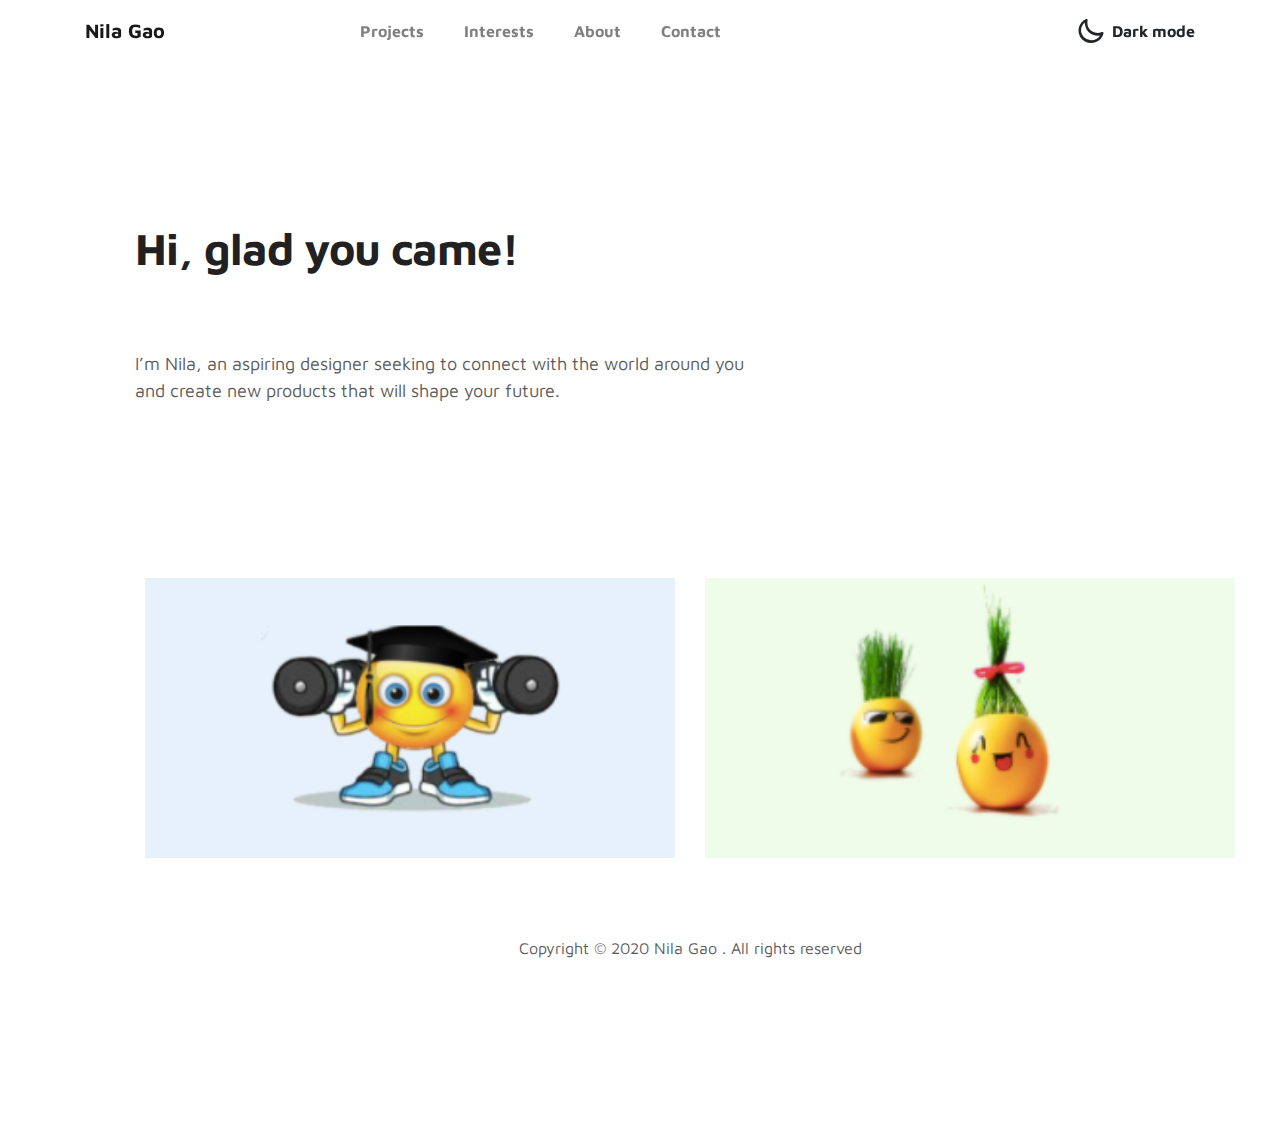
<file: index.html>
<!doctype html>
<html lang="en">
  <head>
    <meta charset="utf-8">
    <meta name="viewport" content="width=device-width, initial-scale=1, shrink-to-fit=no">
    <meta name="description" content="">
    <meta name="author" content="">

    <title>Nila Gao</title>

    <link rel="stylesheet" href="css/bootstrap.min.css">
    <link rel="stylesheet" href="css/unicons.css">
    <link rel="stylesheet" href="css/owl.carousel.min.css">
    <link rel="stylesheet" href="css/owl.theme.default.min.css">

    <!-- MAIN STYLE -->
    <link rel="stylesheet" href="css/style.css">
  </head>
  <body>

    <!-- MENU -->
    <nav class="navbar navbar-expand-sm navbar-light">
        <div class="container">
            <a class="navbar-brand" href="index.html"></i> Nila Gao</a>

            <button class="navbar-toggler" type="button" data-toggle="collapse" data-target="#navbarNav" aria-controls="navbarNav" aria-expanded="false"
                aria-label="Toggle navigation">
                <span class="navbar-toggler-icon"></span>
                <span class="navbar-toggler-icon"></span>
                <span class="navbar-toggler-icon"></span>
            </button>

            <div class="collapse navbar-collapse" id="navbarNav">
                <ul class="navbar-nav mx-auto">
                    <li class="nav-item">
                       <a href="index.html" class="nav-link"><span data-hover="Projects">Projects</span></a>
                    </li>
                    <li class="nav-item">
                        <a href="interests.html" class="nav-link"><span data-hover="Interests">Interests</span></a>
                    </li>
                    <li class="nav-item">
                      <a href="about.html" class="nav-link"><span data-hover="About">About</span></a>
                  </li>
                    <li class="nav-item">
                        <a href="contact.html" class="nav-link"><span data-hover="Contact">Contact</span></a>
                    </li>
                </ul>

                <ul class="navbar-nav ml-lg-auto">
                    <div class="ml-lg-4">
                      <div class="color-mode d-lg-flex justify-content-center align-items-center">
                        <i class="color-mode-icon"></i>
                        Dark mode
                      </div>
                    </div>
                </ul>
            </div>
        </div>
    </nav>


   <!-- ABOUT -->
   <section class="about full-screen d-lg-flex justify-content-center align-items-center" id="about">
    <div class="container">
        <div class="row">
            
            <div class="col-lg-7 col-md-12 col-12 d-flex align-items-center">
                <div class="about-text">
                    <h1 class="animated animated-text">
                        <span class="mr-2">Hi, glad you came!</span>
                            <div class="animated-info">
                                <span class="animated-item">I'm Nila Gao</span>
                                <span class="animated-item">I'm a Product Designer</span>
                                
                                <span class="animated-item">I'm a Mechanical Engineer</span>
                            </div>
                    </h1>
                    <br>
                    <p>I’m Nila, an aspiring designer seeking to connect with the world around you and create new products that will shape your future.</p>
                  
            </div>
        </div>
    </div>
</section>

<section id="portfolio" class="site-section section-portfolio">
  <div class="container">
      <div class="row">
          <div class="col-md-6 col-xs-6">
              <div class="portfolio-item">
                  <img src="images/portfolio-1.jpg" class="img-res p " alt="">
                  <div class="portfolio-item-info">
                      <h4>Foot Tapper</h4>
                      <a href="foottapper.html" class="nav-link"><span data-hover="Projects">Click to view</span></a>
                      <!-- <a href="#" data-toggle="modal" data-target="#portfolioItem1"><span class="glyphicon glyphicon-eye-open"></span></a>
                      <a href="#"><span class="glyphicon glyphicon-link"></span></a> -->
                  </div><!-- /.portfolio-item-info -->
              </div><!-- /.portfolio-item -->
          </div>
          <div class="col-md-6 col-xs-6">
              <div class="portfolio-item">
                  <img src="images/growngo/portfolio-2.jpg" class="img-res" alt="">
                  <div class="portfolio-item-info">
                      <h4>Grow N' Go</h4>
                      <a href="growngo.html" class="nav-link"><span data-hover="Projects">Click to view</span></a>
                      <!-- <a href="#"><span class="glyphicon glyphicon-link"></span></a>
                  </div>/.portfolio-item-info -->
              </div><!-- /.portfolio-item -->
          </div>
          <!-- <div class="col-md-4 col-xs-6">
              <div class="portfolio-item">
                  <img src="assets/img/portfolio-3.jpg" class="img-res" alt="">
                  <div class="portfolio-item-info">
                      <h4>Project Title</h4>
                      <a href="#" data-toggle="modal" data-target="#portfolioItem3"><span class="glyphicon glyphicon-eye-open"></span></a>
                      <a href="#"><span class="glyphicon glyphicon-link"></span></a>
                  </div>
              </div>
          </div>
          <div class="col-md-4 col-xs-6">
              <div class="portfolio-item">
                  <img src="assets/img/portfolio-4.jpg" class="img-res" alt="">
                  <div class="portfolio-item-info">
                      <h4>Project Title</h4>
                      <a href="#" data-toggle="modal" data-target="#portfolioItem4"><span class="glyphicon glyphicon-eye-open"></span></a>
                      <a href="#"><span class="glyphicon glyphicon-link"></span></a>
                  </div>
              </div>
          </div>
          <div class="col-md-4 col-xs-6">
              <div class="portfolio-item">
                  <img src="assets/img/portfolio-5.jpg" class="img-res" alt="">
                  <div class="portfolio-item-info">
                      <h4>Project Title</h4>
                      <a href="#" data-toggle="modal" data-target="#portfolioItem5"><span class="glyphicon glyphicon-eye-open"></span></a>
                      <a href="#"><span class="glyphicon glyphicon-link"></span></a>
                  </div>
              </div>
          </div>
          <div class="col-md-4 col-xs-6">
              <div class="portfolio-item">
                  <img src="assets/img/portfolio-6.jpg" class="img-res" alt="">
                  <div class="portfolio-item-info">
                      <h4>Project Title</h4>
                      <a href="#" data-toggle="modal" data-target="#portfolioItem6"><span class="glyphicon glyphicon-eye-open"></span></a>
                      <a href="#"><span class="glyphicon glyphicon-link"></span></a>
                  </div>
              </div>
          </div> -->
      </div>
  </div>

    <!-- FOOTER -->
     <footer class="footer py-5">
          <div class="container">
               <div class="row">

                    <div class="col-lg-12 col-12">                                
                        <p class="copyright-text text-center">Copyright &copy; 2020 Nila Gao . All rights reserved</p>
                    </div>
                    
               </div>
          </div>
     </footer>

    <script src="js/jquery-3.3.1.min.js"></script>
    <script src="js/popper.min.js"></script>
    <script src="js/bootstrap.min.js"></script>
    <script src="js/Headroom.js"></script>
    <script src="js/jQuery.headroom.js"></script>
    <script src="js/owl.carousel.min.js"></script>
    <script src="js/smoothscroll.js"></script>
    <script src="js/custom.js"></script>

  </body>
</html>
</file>
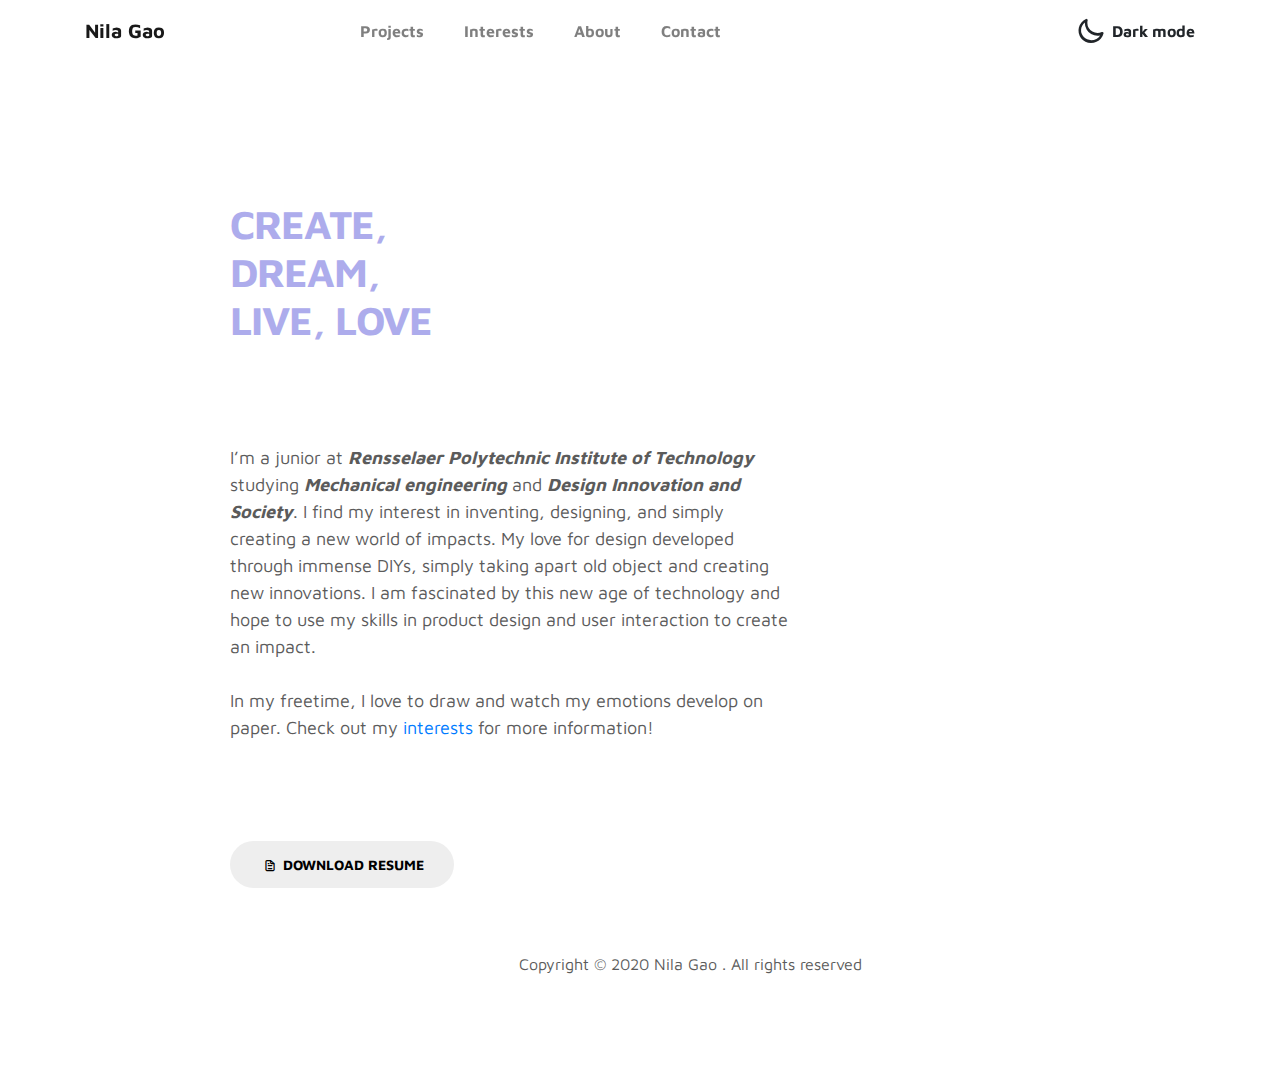
<file: about.html>
<!doctype html>
<html lang="en">
  <head>
    <meta charset="utf-8">
    <meta name="viewport" content="width=device-width, initial-scale=1, shrink-to-fit=no">
    <meta name="description" content="">
    <meta name="author" content="">

    <title>Nila Gao</title>

    <link rel="stylesheet" href="css/bootstrap.min.css">
    <link rel="stylesheet" href="css/unicons.css">
    <link rel="stylesheet" href="css/owl.carousel.min.css">
    <link rel="stylesheet" href="css/owl.theme.default.min.css">

    <!-- MAIN STYLE -->
    <link rel="stylesheet" href="css/style.css">

  </head>
  <body>

    <!-- MENU -->
    <nav class="navbar navbar-expand-sm navbar-light">
        <div class="container">
            <a class="navbar-brand" href="index.html"></i> Nila Gao</a>

            <button class="navbar-toggler" type="button" data-toggle="collapse" data-target="#navbarNav" aria-controls="navbarNav" aria-expanded="false"
                aria-label="Toggle navigation">
                <span class="navbar-toggler-icon"></span>
                <span class="navbar-toggler-icon"></span>
                <span class="navbar-toggler-icon"></span>
            </button>

            <div class="collapse navbar-collapse" id="navbarNav">
                <ul class="navbar-nav mx-auto">
                    <li class="nav-item">
                       <a href="index.html" class="nav-link"><span data-hover="Projects">Projects</span></a>
                    </li>
                    <li class="nav-item">
                        <a href="interests.html" class="nav-link"><span data-hover="Interests">Interests</span></a>
                    </li>
                    <li class="nav-item">
                      <a href="about.html" class="nav-link"><span data-hover="About">About</span></a>
                  </li>
                    <li class="nav-item">
                        <a href="contact.html" class="nav-link"><span data-hover="Contact">Contact</span></a>
                    </li>
                </ul>

                <ul class="navbar-nav ml-lg-auto">
                    <div class="ml-lg-4">
                      <div class="color-mode d-lg-flex justify-content-center align-items-center">
                        <i class="color-mode-icon"></i>
                        Dark mode
                      </div>
                    </div>
                </ul>
            </div>
        </div>
    </nav>

<section>     
    <h1 class="abtlogo">CREATE, <br> DREAM, <br> LIVE, LOVE</h1>  
            
    <p class="aboutsummary">
        I’m a junior at <em><strong>Rensselaer Polytechnic Institute of Technology</em></strong> 
        studying <em><strong>Mechanical engineering</em></strong> and <em><strong>Design Innovation and 
        Society</em></strong>. I find my interest in inventing, designing, and simply creating a new world of impacts. 
        My love for design developed through immense DIYs, simply taking apart old object and creating new innovations. 
        I am fascinated by this new age of technology and hope to use my skills in product design and user interaction to create an impact.
        <br>
        <br>
            In my freetime, I love to draw and watch my emotions develop on paper. Check out my <a href="interests.html" >interests</a>
            for more information!
            <div class="custom-btn-group mt-4">
            <a href="https://drive.google.com/file/d/1GZQQFTovLSUCqgSD3GO5boCloAz-d6SV/view?usp=sharing" class="btn mr-lg-2 custom-btn"><i class='uil uil-file-alt'></i> Download Resume</a>                      
            </div>
    </p>

    
    <!-- FOOTER -->
     <footer class="footer py-5">
          <div class="container">
               <div class="row">

                    <div class="col-lg-12 col-12">                                
                        <p class="copyright-text text-center">Copyright &copy; 2020 Nila Gao . All rights reserved</p>
                    </div>
                    
               </div>
          </div>
     </footer>

    <script src="js/jquery-3.3.1.min.js"></script>
    <script src="js/popper.min.js"></script>
    <script src="js/bootstrap.min.js"></script>
    <script src="js/Headroom.js"></script>
    <script src="js/jQuery.headroom.js"></script>
    <script src="js/owl.carousel.min.js"></script>
    <script src="js/smoothscroll.js"></script>
    <script src="js/custom.js"></script>

  </body>
</html>
</file>
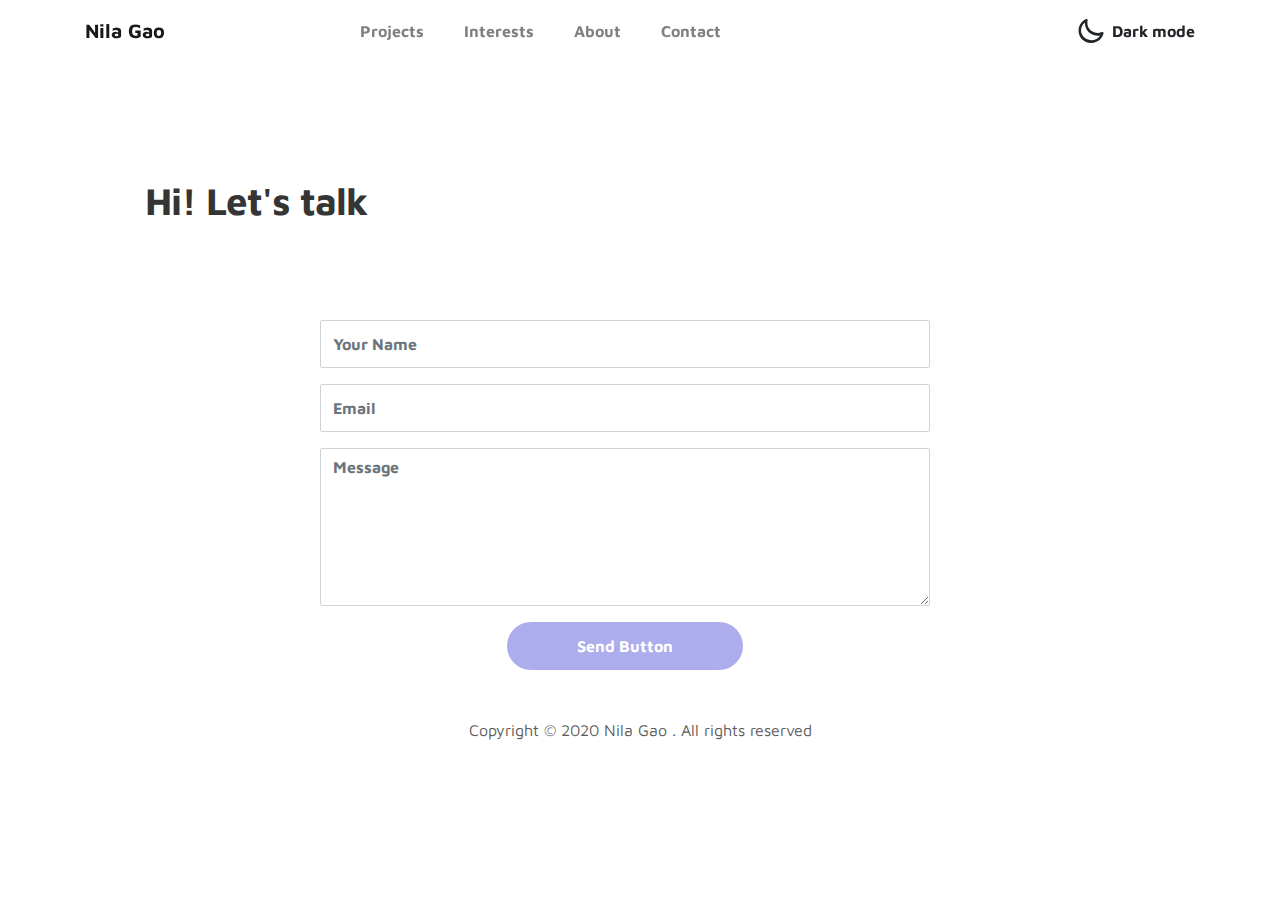
<file: contact.html>
<!doctype html>
<html lang="en">
  <head>
    <meta charset="utf-8">
    <meta name="viewport" content="width=device-width, initial-scale=1, shrink-to-fit=no">
    <meta name="description" content="">
    <meta name="author" content="">

    <title>Nila Gao</title>

    <link rel="stylesheet" href="css/bootstrap.min.css">
    <link rel="stylesheet" href="css/unicons.css">
    <link rel="stylesheet" href="css/owl.carousel.min.css">
    <link rel="stylesheet" href="css/owl.theme.default.min.css">

    <!-- MAIN STYLE -->
    <link rel="stylesheet" href="css/style.css">

  </head>
  <body>

    <!-- MENU -->
    <nav class="navbar navbar-expand-sm navbar-light">
        <div class="container">
            <a class="navbar-brand" href="contact.html"></i> Nila Gao</a>

            <button class="navbar-toggler" type="button" data-toggle="collapse" data-target="#navbarNav" aria-controls="navbarNav" aria-expanded="false"
                aria-label="Toggle navigation">
                <span class="navbar-toggler-icon"></span>
                <span class="navbar-toggler-icon"></span>
                <span class="navbar-toggler-icon"></span>
            </button>

            <div class="collapse navbar-collapse" id="navbarNav">
                <ul class="navbar-nav mx-auto">
                    <li class="nav-item">
                       <a href="index.html" class="nav-link"><span data-hover="Projects">Projects</span></a>
                    </li>
                    <li class="nav-item">
                        <a href="interests.html" class="nav-link"><span data-hover="Interests">Interests</span></a>
                    </li>
                    <li class="nav-item">
                      <a href="about.html" class="nav-link"><span data-hover="About">About</span></a>
                  </li>
                    <li class="nav-item">
                        <a href="contact.html" class="nav-link"><span data-hover="Contact">Contact</span></a>
                    </li>
                </ul>

                <ul class="navbar-nav ml-lg-auto">
                    <div class="ml-lg-4">
                      <div class="color-mode d-lg-flex justify-content-center align-items-center">
                        <i class="color-mode-icon"></i>
                        Dark mode
                      </div>
                    </div>
                </ul>
            </div>
        </div>
    </nav>

    <!-- CONTACT -->
    <br>
    <br>
             <div class="col-lg-6 col-12">
               <div class="contact-form">
                 <h2 class="lettalk">Hi! Let's talk</h1>
   
                 <form action="" method="get">
                   <div class="row">
                     <div class="col-lg-12 col-12">
                       <input type="text" class="form-control" name="name" placeholder="Your Name" id="name">
                     </div>
   
                     <div class="col-lg-12 col-12">
                       <input type="email" class="form-control" name="email" placeholder="Email" id="email">
                     </div>
   
                     <div class="col-12">
                       <textarea name="message" rows="6" class="form-control" id="message" placeholder="Message"></textarea>
                     </div>
   
                     <div class="ml-lg-auto col-lg-5 col-12">
                       <input type="submit" class="form-control submit-btn" value="Send Button">
                     </div>
                   </div>
                 </form>
               </div>
             </div>
             <!-- <div class="container">
              <form action="action_page.php">
            
                <label for="fname">First Name</label>
                <input type="text" id="fname" name="firstname" placeholder="Your name..">
            
                <label for="lname">Last Name</label>
                <input type="text" id="lname" name="lastname" placeholder="Your last name..">
            
                <label for="subject">Subject</label>
                <textarea id="subject" name="subject" placeholder="Write something.." style="height:200px"></textarea>
            
                <input type="submit" value="Submit">
            
              </form>
            </div>
           </div>
         </div>
       </section>

    -->
    <!-- FOOTER -->
     <footer class="footer py-5">
          <div class="container">
               <div class="row">

                    <div class="col-lg-12 col-12">                                
                        <p class="copyright-text text-center">Copyright &copy; 2020 Nila Gao . All rights reserved</p>
                    </div>
                    
               </div>
          </div>
     </footer>

    <script src="js/jquery-3.3.1.min.js"></script>
    <script src="js/popper.min.js"></script>
    <script src="js/bootstrap.min.js"></script>
    <script src="js/Headroom.js"></script>
    <script src="js/jQuery.headroom.js"></script>
    <script src="js/owl.carousel.min.js"></script>
    <script src="js/smoothscroll.js"></script>
    <script src="js/custom.js"></script>

  </body>
</html>
</file>
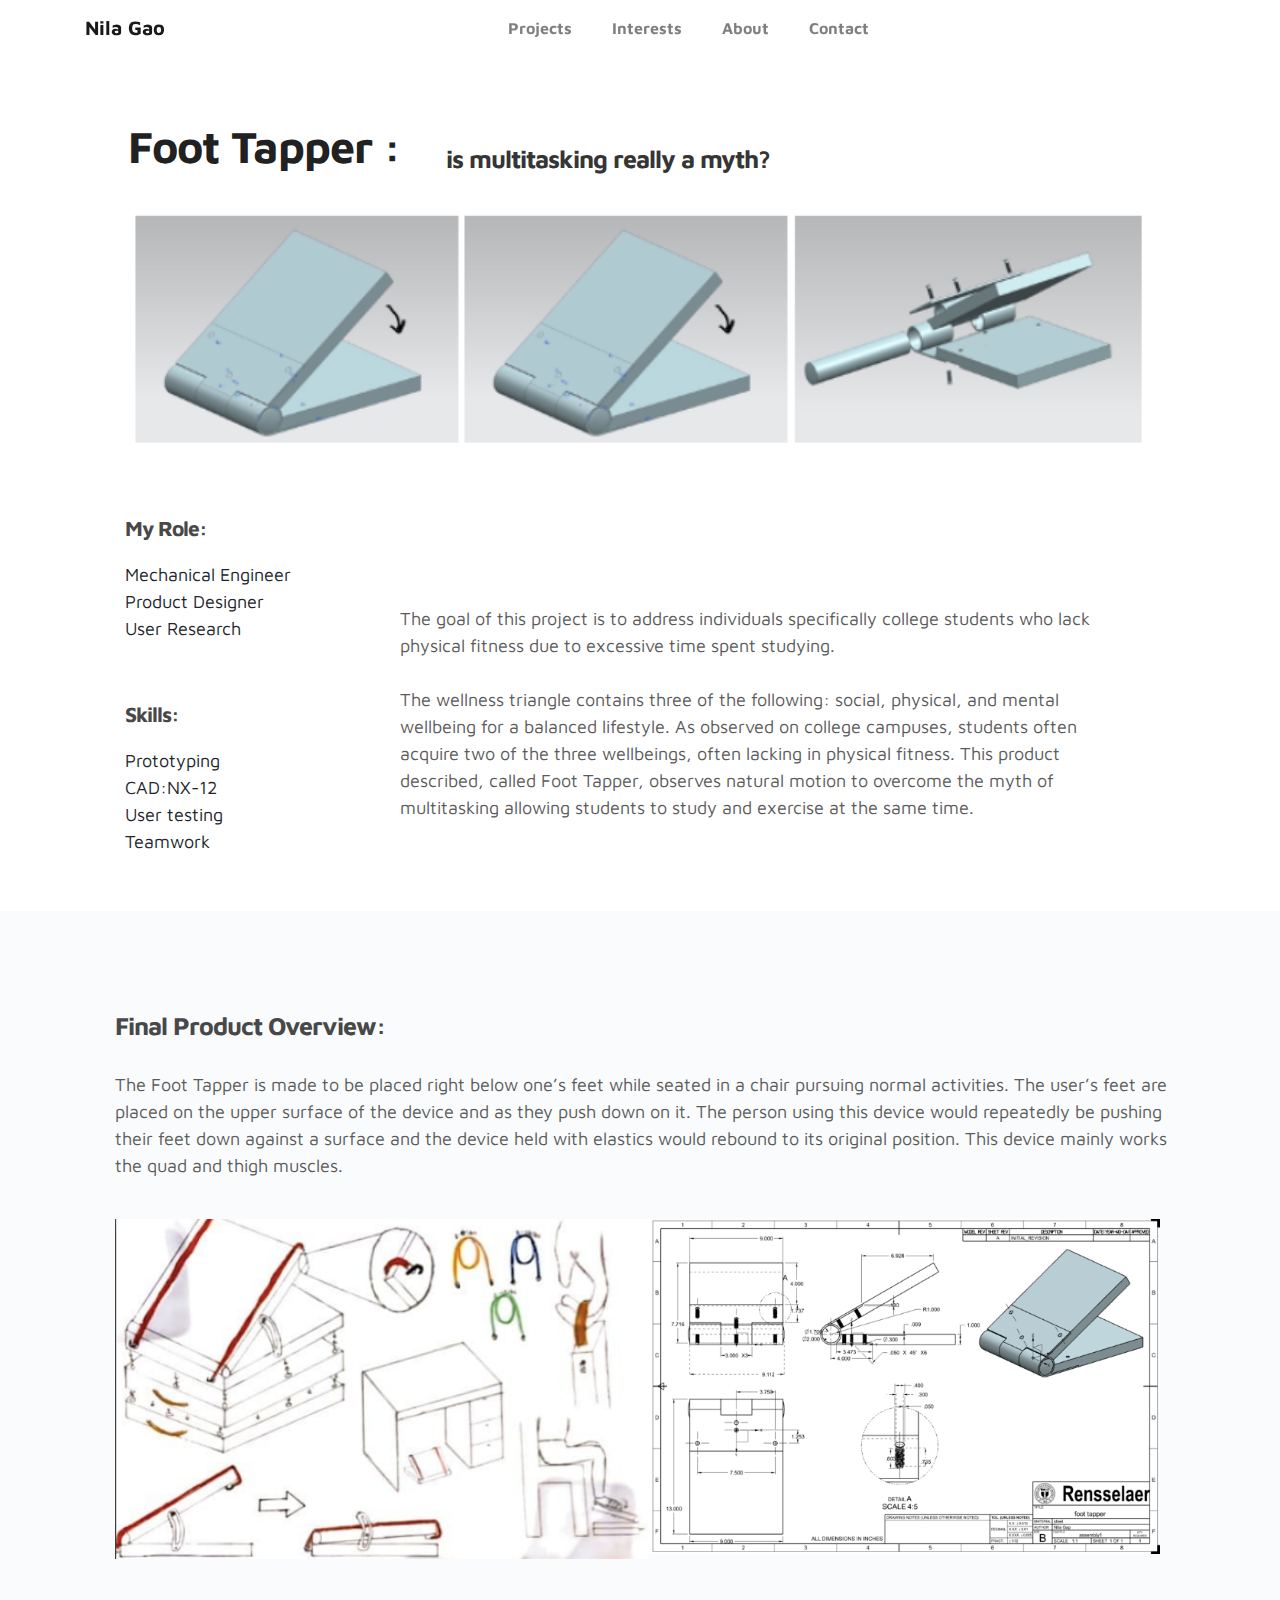
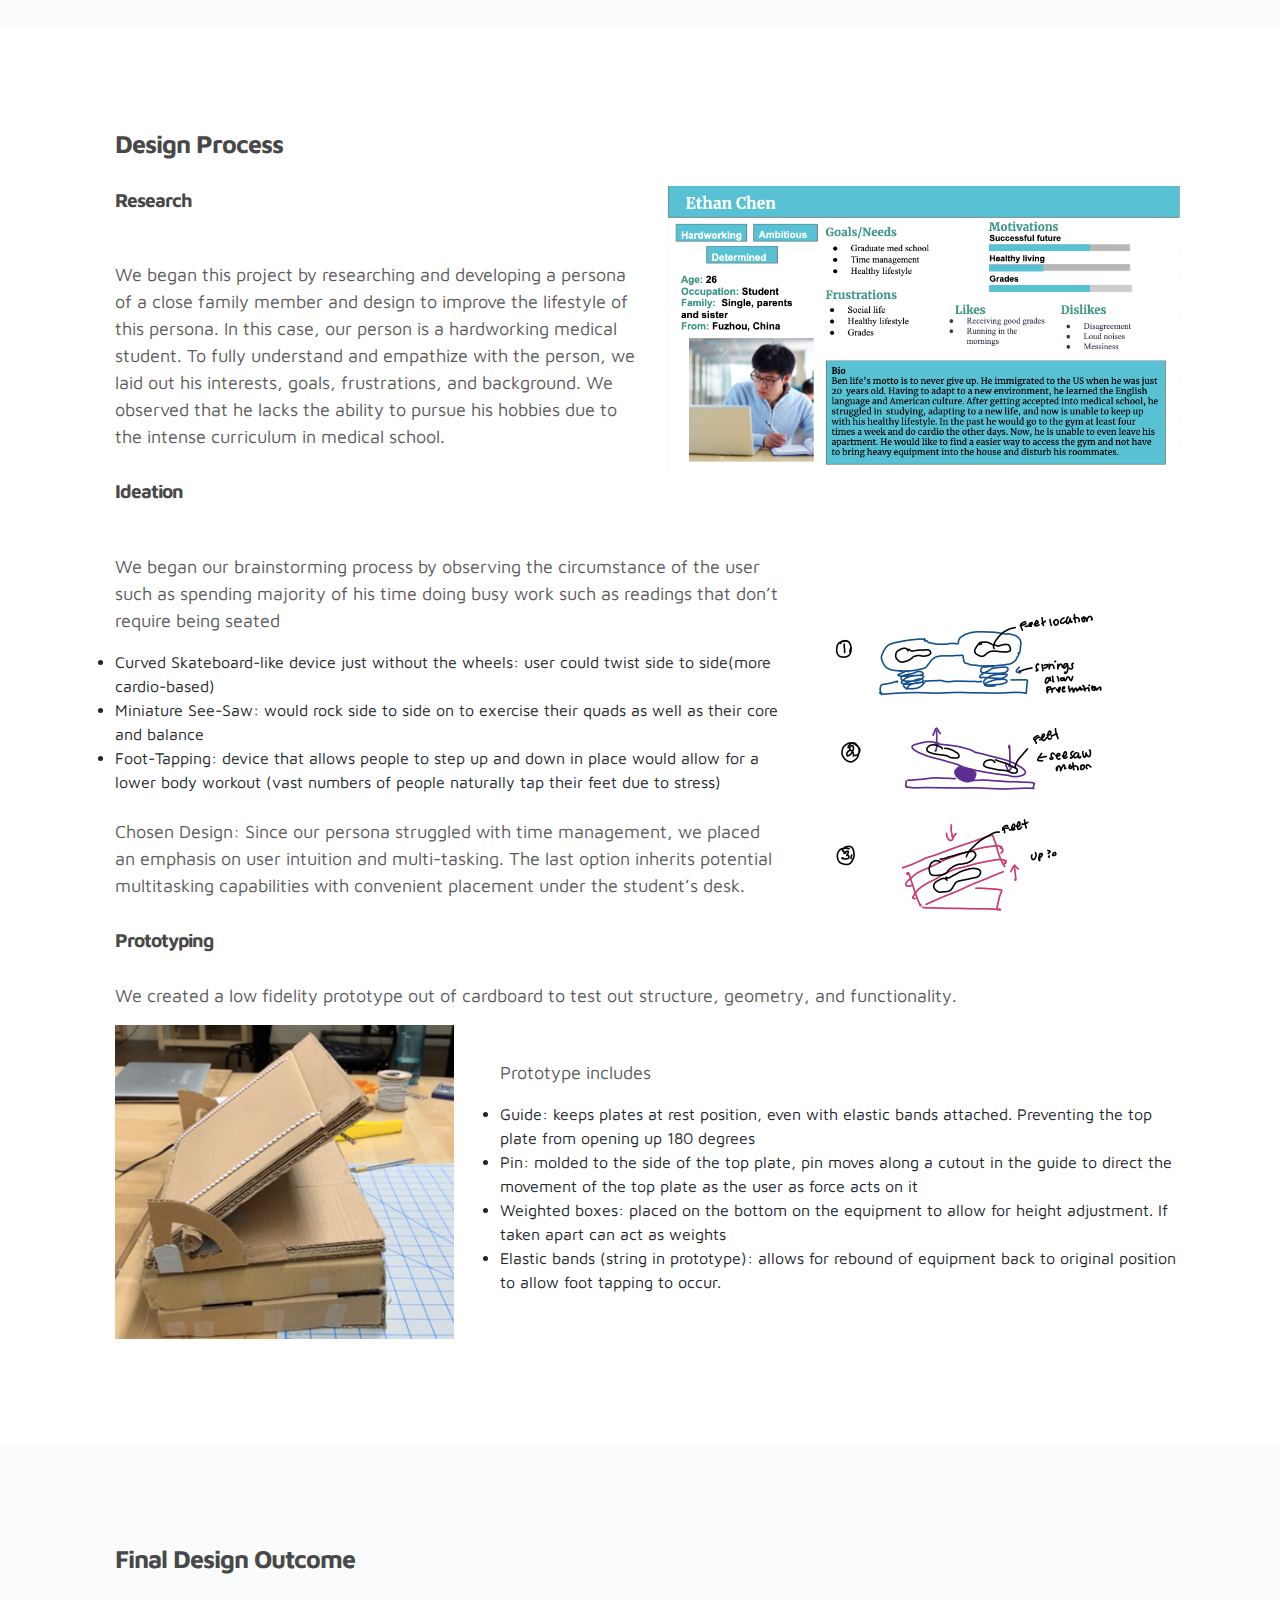
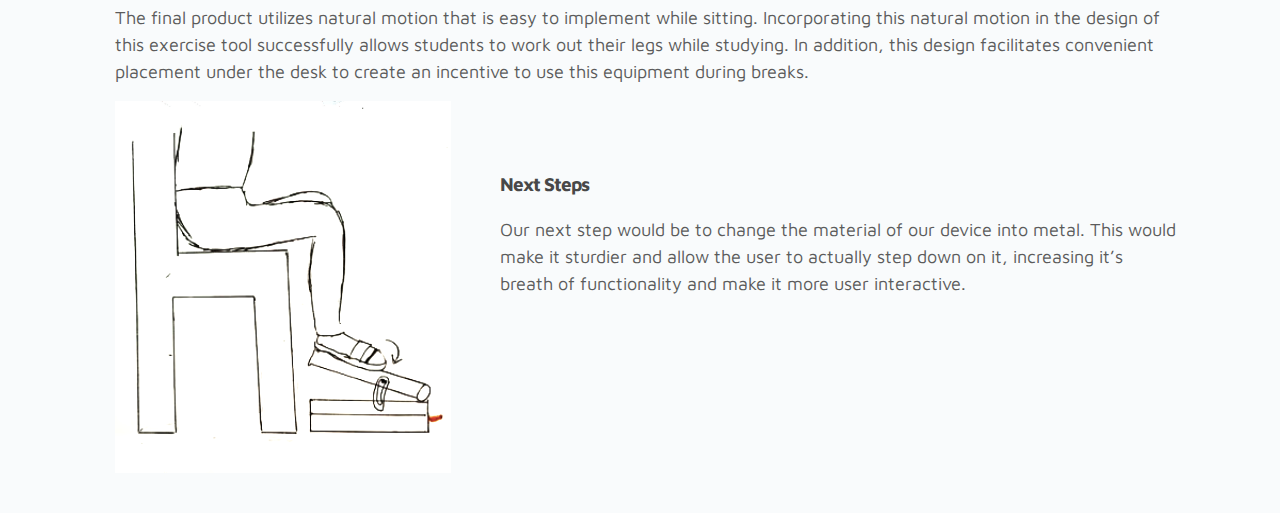
<file: foottapper.html>
<!doctype html>
<html lang="en">
  <head>
    <meta charset="utf-8">
    <meta name="viewport" content="width=device-width, initial-scale=1, shrink-to-fit=no">
    <meta name="description" content="">
    <meta name="author" content="">

    <title>Nila Gao</title>

    <link rel="stylesheet" href="css/bootstrap.min.css">
    <link rel="stylesheet" href="css/unicons.css">
    <link rel="stylesheet" href="css/owl.carousel.min.css">
    <link rel="stylesheet" href="css/owl.theme.default.min.css">

    <!-- MAIN STYLE -->
    <link rel="stylesheet" href="css/style.css">
  </head>
  <body>

    <!-- MENU -->
    <nav class="navbar navbar-expand-sm navbar-light">
        <div class="container">
            <a class="navbar-brand" href="index.html"></i> Nila Gao</a>

            <button class="navbar-toggler" type="button" data-toggle="collapse" data-target="#navbarNav" aria-controls="navbarNav" aria-expanded="false"
                aria-label="Toggle navigation">
                <span class="navbar-toggler-icon"></span>
                <span class="navbar-toggler-icon"></span>
                <span class="navbar-toggler-icon"></span>
            </button>

            <div class="collapse navbar-collapse" id="navbarNav">
                <ul class="navbar-nav mx-auto">
                    <li class="nav-item">
                       <a href="index.html" class="nav-link"><span data-hover="Projects">Projects</span></a>
                    </li>
                    <li class="nav-item">
                        <a href="interests.html" class="nav-link"><span data-hover="Interests">Interests</span></a>
                    </li>
                    <li class="nav-item">
                      <a href="about.html" class="nav-link"><span data-hover="About">About</span></a>
                  </li>
                    <li class="nav-item">
                        <a href="contact.html" class="nav-link"><span data-hover="Contact">Contact</span></a>
                    </li>
                </ul>
            </div>
        </div>
    </nav>

<div class="ftheading">
    <h1 class="fthead">Foot Tapper :</h1>
    <h2 class="fthead2">is multitasking really a myth?</h2>
    <img src="images/portfolio1-head.jpg" class="ftpics" alt="">
  </div>
  
<div class="flex"> 
  <div class="ftheadrole">
    <h3 class="fthead3">My Role:</h3>
    <ul class="ftheadrole">
      <li>Mechanical Engineer</li>
      <li>Product Designer</li>
      <li>User Research</li>
    </ul>
  </div>
  <div class="ftheadskills">
    <h3 class="fthead3">Skills:</h3>
    <ul class="ftheadskills">
      <li>Prototyping</li>
      <li>CAD:NX-12</li>
      <li>User testing</li>
      <li>Teamwork</li>
    </ul>
  </div>
</div>

<div class="ftbackground">
  <p>
    The goal of this project is to address individuals specifically college students who lack physical fitness due to excessive time spent studying. 
  <br>
  <br>
  The wellness triangle contains three of the following: social, physical, and mental wellbeing for a balanced lifestyle. As observed on college campuses, students often acquire two of the three wellbeings, often lacking in physical fitness. This product described, called Foot Tapper, observes natural motion to overcome the myth of multitasking allowing students to study and exercise at the same time.
  </p>
</div>

<div class="ftblue"> 
  <h3 class="ftallhead">Final Product Overview:</h3>
  <div class="ftfinalproduct">
    <p>The Foot Tapper is made to be placed right below one’s feet while seated in a chair pursuing normal activities. The user’s feet are placed on the upper surface of the device and as they push down on it. The person using this device would repeatedly be pushing their feet down against a surface and the device held with elastics would rebound to its original position. This device mainly works the quad and thigh muscles.  
    </p>
    <br>
    <img src="images/portfolio1-finalproduct.jpg" class="ftpics3" alt="">
    <img src="images/portfolio1-CAD.jpg" class="ftpics2" alt="">
  </div>
</div>
  <div class="process">
    <h3 class="ftallhead">Design Process</h3>
  </div>

  <h3 class="ftallhead2">Research</h3>
  <div class="ftresearch">
    <p>We began this project by researching and developing a persona of a close family member and design to improve the lifestyle of this persona. In this case, our person is a hardworking medical student. To fully understand and empathize with the person, we laid out his interests, goals, frustrations, and background. We observed that he lacks the ability to pursue his hobbies due to the intense curriculum in medical school. 
    </p>
    <img src="images/portfolio1-persona.jpg" class="ftpics4" alt="">
  </div>
 
<!--   
  <div class="ftblue">  -->
  <h3 class="ftallhead2">Ideation</h3>
  <div class="ftideation">
    <p>
      We began our brainstorming process by observing the circumstance of the user such as spending majority of his time doing busy work such as readings that don’t require being seated
    </p>
    <li>
      Curved Skateboard-like device just without the wheels: user could twist side to side(more cardio-based)
    </li> <li>
      Miniature See-Saw: would rock side to side on to exercise their quads as well as their core and balance
   </li> <li>
      Foot-Tapping: device that allows people to step up and down in place would allow for a lower body workout (vast numbers of people naturally tap their feet due to stress)
    </li>
    <img src="images/portfolio1-ideation.jpg" class="ftpics5" alt="">
    <br>
    <p>
      Chosen Design: Since our persona struggled with time management, we placed an emphasis on user intuition and multi-tasking. The last option inherits potential multitasking capabilities with convenient placement under the student’s desk.
    </p>
  </div>
</div>

  <h3 class="ftallhead2">Prototyping</h3>
  <div class="ftprototyping">
    <p>
      We created a low fidelity prototype out of cardboard to test out structure, geometry, and functionality. 
    </p>
    <img src="images/portfolio1-prototype.jpg" class="ftpics6" alt="">
    </div>
  <div class="ftprototyping2">
    <p>Prototype includes</p>
    <li>Guide:  keeps plates at rest position, even with elastic bands attached. Preventing the top plate from opening up 180 degrees</li>
    <li>Pin: molded to the side of the top plate, pin moves along a cutout in the guide to direct the movement of the top plate as the user as force acts on it </li>
    <li>Weighted boxes: placed on the bottom on the equipment to allow for height adjustment. If taken apart can act as weights</li>
    <li>Elastic bands (string in prototype): allows for rebound of equipment back to original position to allow foot tapping to occur.</li>
  </div>
<div class="ftblue2"> 
  <h3 class="ftallhead">Final Design Outcome</h3>
  <div class="ftoutcome">
    <p>The final product utilizes natural motion that is easy to implement while sitting. Incorporating this natural motion in the design of this exercise tool successfully allows students to work out their legs while studying. In addition, this design facilitates convenient placement under the desk to create an incentive to use this equipment during breaks.  
    </p>
    <img src="images/portfolio1-outcome1.jpg" class="ftpics6" alt="">
    <!-- <img src="images/portfolio1-outcome3.jpg" class="ftpics6" alt=""> -->
  </div>
  <h3 class="ftallhead4">Next Steps</h3>
  <div class="ftnext">
    <p>Our next step would be to change the material of our device into metal. This would make it sturdier and allow the user to actually step down on it, increasing it’s breath of functionality and make it more user interactive.</p>
  </div>
</div> 


  

     
     


     
    
</section>
</file>
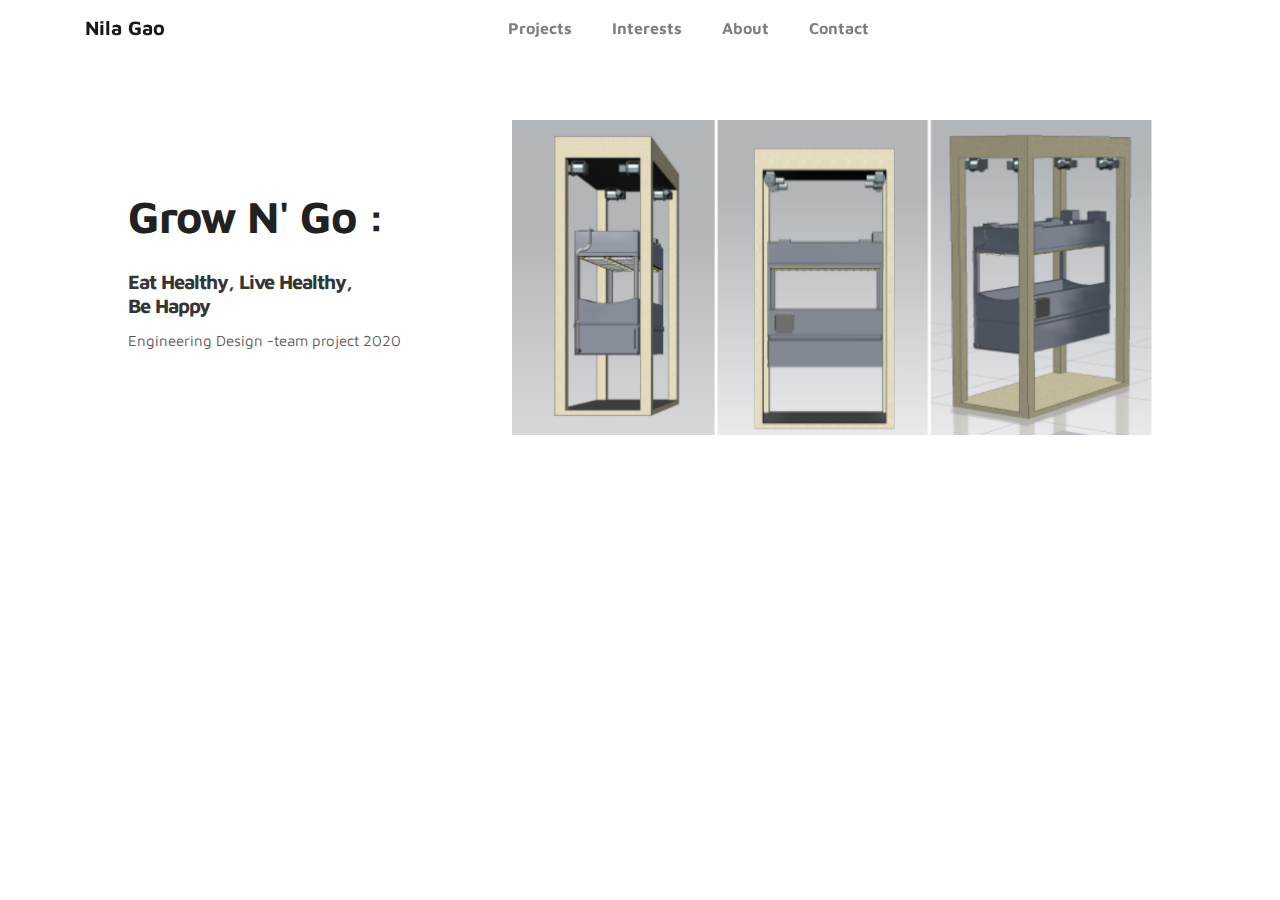
<file: random.html>
<!doctype html>
<html lang="en">
  <head>
    <meta charset="utf-8">
    <meta name="viewport" content="width=device-width, initial-scale=1, shrink-to-fit=no">
    <meta name="description" content="">
    <meta name="author" content="">

    <title>Nila Gao</title>

    <link rel="stylesheet" href="css/bootstrap.min.css">
    <link rel="stylesheet" href="css/unicons.css">
    <link rel="stylesheet" href="css/owl.carousel.min.css">
    <link rel="stylesheet" href="css/owl.theme.default.min.css">

    <!-- MAIN STYLE -->
    <link rel="stylesheet" href="css/style.css">
  </head>
  <body>

    <!-- MENU -->
    <nav class="navbar navbar-expand-sm navbar-light">
        <div class="container">
            <a class="navbar-brand" href="index.html"></i> Nila Gao</a>

            <button class="navbar-toggler" type="button" data-toggle="collapse" data-target="#navbarNav" aria-controls="navbarNav" aria-expanded="false"
                aria-label="Toggle navigation">
                <span class="navbar-toggler-icon"></span>
                <span class="navbar-toggler-icon"></span>
                <span class="navbar-toggler-icon"></span>
            </button>

            <div class="collapse navbar-collapse" id="navbarNav">
                <ul class="navbar-nav mx-auto">
                    <li class="nav-item">
                       <a href="index.html" class="nav-link"><span data-hover="Projects">Projects</span></a>
                    </li>
                    <li class="nav-item">
                        <a href="interests.html" class="nav-link"><span data-hover="Interests">Interests</span></a>
                    </li>
                    <li class="nav-item">
                      <a href="about.html" class="nav-link"><span data-hover="About">About</span></a>
                  </li>
                    <li class="nav-item">
                        <a href="contact.html" class="nav-link"><span data-hover="Contact">Contact</span></a>
                    </li>
                </ul>
            </div>
        </div>
    </nav>

    <div class="ftheading">
      <h1 class="gghead">Grow N' Go :</h1>
      <h2 class="gghead2">Eat Healthy, Live Healthy,<br> Be Happy</h2>
      <p class=gghead1>Engineering Design -team project 2020 </p>
      <img src="images/growngo/portfolio2-head.jpg" class="ggpics" alt="">
    </div>



<!--     
  <div class="ggflex"> 
    <div class="ggheadrole">
      <h3 class="fthead3">My Role:</h3>
      <ul class="ggheadrole">
        <li>Mechanical Engineer </li>
        <li>UX/UI Designer</li>
        <li>Subsystem: User Interface</li>
      </ul>
    </div>
    <div class="ggheadskills">
      <h3 class="fthead3">Skills:</h3>
      <ul class="ggheadskills">
        <li>Arduino </li>
        <li>Prototyping</li>
        <li>CAD:NX-12</li>
        <li>TinkerCad</li>
        <li>Teamwork</li>
        <li>Online Communication</li>
      </ul>
    </div>
  </div>
   -->
  <!-- <div class="ftbackground">
    <p>
      The goal of this project is to address individuals specifically college students who lack physical fitness due to excessive time spent studying. 
    <br>
    <br>
    The wellness triangle contains three of the following: social, physical, and mental wellbeing for a balanced lifestyle. As observed on college campuses, students often acquire two of the three wellbeings, often lacking in physical fitness. This product described, called Foot Tapper, observes natural motion to overcome the myth of multitasking allowing students to study and exercise at the same time.
    </p>
  </div> -->
</file>
<file: css/unicons.css>
@font-face {
  font-family: 'unicons';
  src: url('../font/unicons.eot?42479262');
  src: url('../font/unicons.eot?42479262#iefix') format('embedded-opentype'),
       url('../font/unicons.woff2?42479262') format('woff2'),
       url('../font/unicons.woff?42479262') format('woff'),
       url('../font/unicons.ttf?42479262') format('truetype'),
       url('../font/unicons.svg?42479262#unicons') format('svg');
  font-weight: normal;
  font-style: normal;
}
/* Chrome hack: SVG is rendered more smooth in Windozze. 100% magic, uncomment if you need it. */
/* Note, that will break hinting! In other OS-es font will be not as sharp as it could be */
/*
@media screen and (-webkit-min-device-pixel-ratio:0) {
  @font-face {
    font-family: 'unicons';
    src: url('../font/unicons.svg?42479262#unicons') format('svg');
  }
}
*/
 
 [class^="uil-"]:before, [class*=" uil-"]:before {
  font-family: "unicons";
  font-style: normal;
  font-weight: normal;
  speak: none;
 
  display: inline-block;
  text-decoration: inherit;
  width: 1em;
  margin-right: .2em;
  text-align: center;
  /* opacity: .8; */
 
  /* For safety - reset parent styles, that can break glyph codes*/
  font-variant: normal;
  text-transform: none;
 
  /* fix buttons height, for twitter bootstrap */
  line-height: 1em;
 
  /* Animation center compensation - margins should be symmetric */
  /* remove if not needed */
  margin-left: .2em;
 
  /* you can be more comfortable with increased icons size */
  /* font-size: 120%; */
 
  /* Font smoothing. That was taken from TWBS */
  -webkit-font-smoothing: antialiased;
  -moz-osx-font-smoothing: grayscale;
 
  /* Uncomment for 3D effect */
  /* text-shadow: 1px 1px 1px rgba(127, 127, 127, 0.3); */
}
 
.uil-abacus:before { content: '\e800'; } /* '' */
.uil-accessible-icon-alt:before { content: '\e801'; } /* '' */
.uil-adjust-alt:before { content: '\e802'; } /* '' */
.uil-adjust-circle:before { content: '\e803'; } /* '' */
.uil-adjust-half:before { content: '\e804'; } /* '' */
.uil-adjust:before { content: '\e805'; } /* '' */
.uil-airplay:before { content: '\e806'; } /* '' */
.uil-align-alt:before { content: '\e807'; } /* '' */
.uil-align-center-alt:before { content: '\e808'; } /* '' */
.uil-align-center-h:before { content: '\e809'; } /* '' */
.uil-align-center-justify:before { content: '\e80a'; } /* '' */
.uil-align-center-v:before { content: '\e80b'; } /* '' */
.uil-align-center:before { content: '\e80c'; } /* '' */
.uil-align-justify:before { content: '\e80d'; } /* '' */
.uil-align-left-justify:before { content: '\e80e'; } /* '' */
.uil-align-left:before { content: '\e80f'; } /* '' */
.uil-align-letter-right:before { content: '\e810'; } /* '' */
.uil-align-right-justify:before { content: '\e811'; } /* '' */
.uil-align-right:before { content: '\e812'; } /* '' */
.uil-align:before { content: '\e813'; } /* '' */
.uil-ambulance:before { content: '\e814'; } /* '' */
.uil-analysis:before { content: '\e815'; } /* '' */
.uil-analytics:before { content: '\e816'; } /* '' */
.uil-anchor:before { content: '\e817'; } /* '' */
.uil-android-phone-slash:before { content: '\e818'; } /* '' */
.uil-angle-double-down:before { content: '\e819'; } /* '' */
.uil-angle-double-left:before { content: '\e81a'; } /* '' */
.uil-angle-double-right:before { content: '\e81b'; } /* '' */
.uil-angle-double-up:before { content: '\e81c'; } /* '' */
.uil-angle-down:before { content: '\e81d'; } /* '' */
.uil-angle-left:before { content: '\e81e'; } /* '' */
.uil-angle-right-b:before { content: '\e81f'; } /* '' */
.uil-angle-right:before { content: '\e820'; } /* '' */
.uil-angle-up:before { content: '\e821'; } /* '' */
.uil-annoyed-alt:before { content: '\e822'; } /* '' */
.uil-annoyed:before { content: '\e823'; } /* '' */
.uil-apps:before { content: '\e824'; } /* '' */
.uil-archive-alt:before { content: '\e825'; } /* '' */
.uil-archive:before { content: '\e826'; } /* '' */
.uil-arrow-break:before { content: '\e827'; } /* '' */
.uil-arrow-circle-down:before { content: '\e828'; } /* '' */
.uil-arrow-circle-left:before { content: '\e829'; } /* '' */
.uil-arrow-circle-right:before { content: '\e82a'; } /* '' */
.uil-arrow-circle-up:before { content: '\e82b'; } /* '' */
.uil-arrow-compress-h:before { content: '\e82c'; } /* '' */
.uil-arrow-down-left:before { content: '\e82d'; } /* '' */
.uil-arrow-down-right:before { content: '\e82e'; } /* '' */
.uil-arrow-down:before { content: '\e82f'; } /* '' */
.uil-arrow-from-right:before { content: '\e830'; } /* '' */
.uil-arrow-from-top:before { content: '\e831'; } /* '' */
.uil-arrow-growth:before { content: '\e832'; } /* '' */
.uil-arrow-left:before { content: '\e833'; } /* '' */
.uil-arrow-random:before { content: '\e834'; } /* '' */
.uil-arrow-resize-diagonal:before { content: '\e835'; } /* '' */
.uil-arrow-right:before { content: '\e836'; } /* '' */
.uil-arrow-to-bottom:before { content: '\e837'; } /* '' */
.uil-arrow-to-right:before { content: '\e838'; } /* '' */
.uil-arrow-up-left:before { content: '\e839'; } /* '' */
.uil-arrow-up-right:before { content: '\e83a'; } /* '' */
.uil-arrow-up:before { content: '\e83b'; } /* '' */
.uil-arrows-h-alt:before { content: '\e83c'; } /* '' */
.uil-arrows-h:before { content: '\e83d'; } /* '' */
.uil-arrows-left-down:before { content: '\e83e'; } /* '' */
.uil-arrows-maximize:before { content: '\e83f'; } /* '' */
.uil-arrows-merge:before { content: '\e840'; } /* '' */
.uil-arrows-resize-h:before { content: '\e841'; } /* '' */
.uil-arrows-resize-v:before { content: '\e842'; } /* '' */
.uil-arrows-resize:before { content: '\e843'; } /* '' */
.uil-arrows-right-down:before { content: '\e844'; } /* '' */
.uil-arrows-shrink-h:before { content: '\e845'; } /* '' */
.uil-arrows-shrink-v:before { content: '\e846'; } /* '' */
.uil-arrows-up-right:before { content: '\e847'; } /* '' */
.uil-arrows-v-alt:before { content: '\e848'; } /* '' */
.uil-arrows-v:before { content: '\e849'; } /* '' */
.uil-at:before { content: '\e84a'; } /* '' */
.uil-atm-card:before { content: '\e84b'; } /* '' */
.uil-atom:before { content: '\e84c'; } /* '' */
.uil-auto-flash:before { content: '\e84d'; } /* '' */
.uil-award-alt:before { content: '\e84e'; } /* '' */
.uil-award:before { content: '\e84f'; } /* '' */
.uil-baby-carriage:before { content: '\e850'; } /* '' */
.uil-backpack:before { content: '\e851'; } /* '' */
.uil-backspace:before { content: '\e852'; } /* '' */
.uil-backward:before { content: '\e853'; } /* '' */
.uil-bag-alt:before { content: '\e854'; } /* '' */
.uil-bag-slash:before { content: '\e855'; } /* '' */
.uil-bag:before { content: '\e856'; } /* '' */
.uil-ball:before { content: '\e857'; } /* '' */
.uil-ban:before { content: '\e858'; } /* '' */
.uil-bars:before { content: '\e859'; } /* '' */
.uil-basketball-hoop:before { content: '\e85a'; } /* '' */
.uil-basketball:before { content: '\e85b'; } /* '' */
.uil-battery-bolt:before { content: '\e85c'; } /* '' */
.uil-battery-empty:before { content: '\e85d'; } /* '' */
.uil-bed-double:before { content: '\e85e'; } /* '' */
.uil-bed:before { content: '\e85f'; } /* '' */
.uil-bell-school:before { content: '\e860'; } /* '' */
.uil-bell-slash:before { content: '\e861'; } /* '' */
.uil-bill:before { content: '\e862'; } /* '' */
.uil-bitcoin-circle:before { content: '\e863'; } /* '' */
.uil-bitcoin:before { content: '\e864'; } /* '' */
.uil-bluetooth-b:before { content: '\e865'; } /* '' */
.uil-bolt-alt:before { content: '\e866'; } /* '' */
.uil-bolt-slash:before { content: '\e867'; } /* '' */
.uil-bolt:before { content: '\e868'; } /* '' */
.uil-book-alt:before { content: '\e869'; } /* '' */
.uil-book-medical:before { content: '\e86a'; } /* '' */
.uil-book-open:before { content: '\e86b'; } /* '' */
.uil-book-reader:before { content: '\e86c'; } /* '' */
.uil-book:before { content: '\e86d'; } /* '' */
.uil-bookmark-full:before { content: '\e86e'; } /* '' */
.uil-bookmark:before { content: '\e86f'; } /* '' */
.uil-books:before { content: '\e870'; } /* '' */
.uil-boombox:before { content: '\e871'; } /* '' */
.uil-border-alt:before { content: '\e872'; } /* '' */
.uil-border-bottom:before { content: '\e873'; } /* '' */
.uil-border-clear:before { content: '\e874'; } /* '' */
.uil-border-horizontal:before { content: '\e875'; } /* '' */
.uil-border-inner:before { content: '\e876'; } /* '' */
.uil-border-left:before { content: '\e877'; } /* '' */
.uil-border-out:before { content: '\e878'; } /* '' */
.uil-border-right:before { content: '\e879'; } /* '' */
.uil-border-top:before { content: '\e87a'; } /* '' */
.uil-border-vertical:before { content: '\e87b'; } /* '' */
.uil-box:before { content: '\e87c'; } /* '' */
.uil-briefcase-alt:before { content: '\e87d'; } /* '' */
.uil-briefcase:before { content: '\e87e'; } /* '' */
.uil-bright:before { content: '\e87f'; } /* '' */
.uil-brightness-empty:before { content: '\e880'; } /* '' */
.uil-brightness-half:before { content: '\e881'; } /* '' */
.uil-brightness-low:before { content: '\e882'; } /* '' */
.uil-brightness-minus:before { content: '\e883'; } /* '' */
.uil-brightness-plus:before { content: '\e884'; } /* '' */
.uil-brightness:before { content: '\e885'; } /* '' */
.uil-bring-bottom:before { content: '\e886'; } /* '' */
.uil-bring-front:before { content: '\e887'; } /* '' */
.uil-brush-alt:before { content: '\e888'; } /* '' */
.uil-bug:before { content: '\e889'; } /* '' */
.uil-building:before { content: '\e88a'; } /* '' */
.uil-bullseye:before { content: '\e88b'; } /* '' */
.uil-bus-alt:before { content: '\e88c'; } /* '' */
.uil-bus-school:before { content: '\e88d'; } /* '' */
.uil-bus:before { content: '\e88e'; } /* '' */
.uil-calcualtor:before { content: '\e88f'; } /* '' */
.uil-calculator-alt:before { content: '\e890'; } /* '' */
.uil-calendar-alt:before { content: '\e891'; } /* '' */
.uil-calendar-slash:before { content: '\e892'; } /* '' */
.uil-calender:before { content: '\e893'; } /* '' */
.uil-calling:before { content: '\e894'; } /* '' */
.uil-camera-plus:before { content: '\e895'; } /* '' */
.uil-camera-slash:before { content: '\e896'; } /* '' */
.uil-camera:before { content: '\e897'; } /* '' */
.uil-cancel:before { content: '\e898'; } /* '' */
.uil-capsule:before { content: '\e899'; } /* '' */
.uil-capture:before { content: '\e89a'; } /* '' */
.uil-car-sideview:before { content: '\e89b'; } /* '' */
.uil-car-slash:before { content: '\e89c'; } /* '' */
.uil-car-wash:before { content: '\e89d'; } /* '' */
.uil-car:before { content: '\e89e'; } /* '' */
.uil-card-atm:before { content: '\e89f'; } /* '' */
.uil-caret-right:before { content: '\e8a0'; } /* '' */
.uil-cart:before { content: '\e8a1'; } /* '' */
.uil-cell:before { content: '\e8a2'; } /* '' */
.uil-celsius:before { content: '\e8a3'; } /* '' */
.uil-chart-bar-alt:before { content: '\e8a4'; } /* '' */
.uil-chart-bar:before { content: '\e8a5'; } /* '' */
.uil-chart-down:before { content: '\e8a6'; } /* '' */
.uil-chart-growth-alt:before { content: '\e8a7'; } /* '' */
.uil-chart-growth:before { content: '\e8a8'; } /* '' */
.uil-chart-line:before { content: '\e8a9'; } /* '' */
.uil-chart-pie-alt:before { content: '\e8aa'; } /* '' */
.uil-chart-pie:before { content: '\e8ab'; } /* '' */
.uil-chart:before { content: '\e8ac'; } /* '' */
.uil-chat-bubble-user:before { content: '\e8ad'; } /* '' */
.uil-chat-info:before { content: '\e8ae'; } /* '' */
.uil-chat:before { content: '\e8af'; } /* '' */
.uil-check-circle:before { content: '\e8b0'; } /* '' */
.uil-check-square:before { content: '\e8b1'; } /* '' */
.uil-check:before { content: '\e8b2'; } /* '' */
.uil-circle-layer:before { content: '\e8b3'; } /* '' */
.uil-circle:before { content: '\e8b4'; } /* '' */
.uil-circuit:before { content: '\e8b5'; } /* '' */
.uil-clapper-board:before { content: '\e8b6'; } /* '' */
.uil-clipboard-alt:before { content: '\e8b7'; } /* '' */
.uil-clipboard-blank:before { content: '\e8b8'; } /* '' */
.uil-clipboard-notes:before { content: '\e8b9'; } /* '' */
.uil-clipboard:before { content: '\e8ba'; } /* '' */
.uil-clock-eight:before { content: '\e8bb'; } /* '' */
.uil-clock-five:before { content: '\e8bc'; } /* '' */
.uil-clock-nine:before { content: '\e8bd'; } /* '' */
.uil-clock-seven:before { content: '\e8be'; } /* '' */
.uil-clock-ten:before { content: '\e8bf'; } /* '' */
.uil-clock-three:before { content: '\e8c0'; } /* '' */
.uil-clock-two:before { content: '\e8c1'; } /* '' */
.uil-clock:before { content: '\e8c2'; } /* '' */
.uil-closed-captioning:before { content: '\e8c3'; } /* '' */
.uil-cloud-block:before { content: '\e8c4'; } /* '' */
.uil-cloud-bookmark:before { content: '\e8c5'; } /* '' */
.uil-cloud-check:before { content: '\e8c6'; } /* '' */
.uil-cloud-computing:before { content: '\e8c7'; } /* '' */
.uil-cloud-data-connection:before { content: '\e8c8'; } /* '' */
.uil-cloud-database-tree:before { content: '\e8c9'; } /* '' */
.uil-cloud-download:before { content: '\e8ca'; } /* '' */
.uil-cloud-drizzle:before { content: '\e8cb'; } /* '' */
.uil-cloud-exclamation:before { content: '\e8cc'; } /* '' */
.uil-cloud-hail:before { content: '\e8cd'; } /* '' */
.uil-cloud-heart:before { content: '\e8ce'; } /* '' */
.uil-cloud-info:before { content: '\e8cf'; } /* '' */
.uil-cloud-lock:before { content: '\e8d0'; } /* '' */
.uil-cloud-meatball:before { content: '\e8d1'; } /* '' */
.uil-cloud-moon-hail:before { content: '\e8d2'; } /* '' */
.uil-cloud-moon-meatball:before { content: '\e8d3'; } /* '' */
.uil-cloud-moon-rain:before { content: '\e8d4'; } /* '' */
.uil-cloud-moon-showers:before { content: '\e8d5'; } /* '' */
.uil-cloud-moon:before { content: '\e8d6'; } /* '' */
.uil-cloud-question:before { content: '\e8d7'; } /* '' */
.uil-cloud-rain-sun:before { content: '\e8d8'; } /* '' */
.uil-cloud-rain:before { content: '\e8d9'; } /* '' */
.uil-cloud-redo:before { content: '\e8da'; } /* '' */
.uil-cloud-set:before { content: '\e8db'; } /* '' */
.uil-cloud-share:before { content: '\e8dc'; } /* '' */
.uil-cloud-shield:before { content: '\e8dd'; } /* '' */
.uil-cloud-showers-alt:before { content: '\e8de'; } /* '' */
.uil-cloud-showers-heavy:before { content: '\e8df'; } /* '' */
.uil-cloud-showers:before { content: '\e8e0'; } /* '' */
.uil-cloud-slash:before { content: '\e8e1'; } /* '' */
.uil-cloud-sun-hail:before { content: '\e8e2'; } /* '' */
.uil-cloud-sun-meatball:before { content: '\e8e3'; } /* '' */
.uil-cloud-sun-rain-alt:before { content: '\e8e4'; } /* '' */
.uil-cloud-sun-rain:before { content: '\e8e5'; } /* '' */
.uil-cloud-sun-tear:before { content: '\e8e6'; } /* '' */
.uil-cloud-sun:before { content: '\e8e7'; } /* '' */
.uil-cloud-times:before { content: '\e8e8'; } /* '' */
.uil-cloud-unlock:before { content: '\e8e9'; } /* '' */
.uil-cloud-upload:before { content: '\e8ea'; } /* '' */
.uil-cloud-wifi:before { content: '\e8eb'; } /* '' */
.uil-cloud-wind:before { content: '\e8ec'; } /* '' */
.uil-cloud:before { content: '\e8ed'; } /* '' */
.uil-clouds:before { content: '\e8ee'; } /* '' */
.uil-club:before { content: '\e8ef'; } /* '' */
.uil-code:before { content: '\e8f0'; } /* '' */
.uil-coffee:before { content: '\e8f1'; } /* '' */
.uil-cog:before { content: '\e8f2'; } /* '' */
.uil-coins:before { content: '\e8f3'; } /* '' */
.uil-columns:before { content: '\e8f4'; } /* '' */
.uil-comment-alt-block:before { content: '\e8f5'; } /* '' */
.uil-comment-alt-chart-lines:before { content: '\e8f6'; } /* '' */
.uil-comment-alt-check:before { content: '\e8f7'; } /* '' */
.uil-comment-alt-dots:before { content: '\e8f8'; } /* '' */
.uil-comment-alt-download:before { content: '\e8f9'; } /* '' */
.uil-comment-alt-edit:before { content: '\e8fa'; } /* '' */
.uil-comment-alt-exclamation:before { content: '\e8fb'; } /* '' */
.uil-comment-alt-heart:before { content: '\e8fc'; } /* '' */
.uil-comment-alt-image:before { content: '\e8fd'; } /* '' */
.uil-comment-alt-info:before { content: '\e8fe'; } /* '' */
.uil-comment-alt-lines:before { content: '\e8ff'; } /* '' */
.uil-comment-alt-lock:before { content: '\e900'; } /* '' */
.uil-comment-alt-medical:before { content: '\e901'; } /* '' */
.uil-comment-alt-message:before { content: '\e902'; } /* '' */
.uil-comment-alt-notes:before { content: '\e903'; } /* '' */
.uil-comment-alt-plus:before { content: '\e904'; } /* '' */
.uil-comment-alt-question:before { content: '\e905'; } /* '' */
.uil-comment-alt-redo:before { content: '\e906'; } /* '' */
.uil-comment-alt-search:before { content: '\e907'; } /* '' */
.uil-comment-alt-share:before { content: '\e908'; } /* '' */
.uil-comment-alt-shield:before { content: '\e909'; } /* '' */
.uil-comment-alt-upload:before { content: '\e90a'; } /* '' */
.uil-comment-alt-verify:before { content: '\e90b'; } /* '' */
.uil-comment-alt:before { content: '\e90c'; } /* '' */
.uil-comment-block:before { content: '\e90d'; } /* '' */
.uil-comment-chart-line:before { content: '\e90e'; } /* '' */
.uil-comment-check:before { content: '\e90f'; } /* '' */
.uil-comment-dots:before { content: '\e910'; } /* '' */
.uil-comment-download:before { content: '\e911'; } /* '' */
.uil-comment-edit:before { content: '\e912'; } /* '' */
.uil-comment-exclamation:before { content: '\e913'; } /* '' */
.uil-comment-heart:before { content: '\e914'; } /* '' */
.uil-comment-image:before { content: '\e915'; } /* '' */
.uil-comment-info-alt:before { content: '\e916'; } /* '' */
.uil-comment-info:before { content: '\e917'; } /* '' */
.uil-comment-lines:before { content: '\e918'; } /* '' */
.uil-comment-lock:before { content: '\e919'; } /* '' */
.uil-comment-medical:before { content: '\e91a'; } /* '' */
.uil-comment-message:before { content: '\e91b'; } /* '' */
.uil-comment-notes:before { content: '\e91c'; } /* '' */
.uil-comment-plus:before { content: '\e91d'; } /* '' */
.uil-comment-question:before { content: '\e91e'; } /* '' */
.uil-comment-redo:before { content: '\e91f'; } /* '' */
.uil-comment-search:before { content: '\e920'; } /* '' */
.uil-comment-share:before { content: '\e921'; } /* '' */
.uil-comment-shield:before { content: '\e922'; } /* '' */
.uil-comment-slash:before { content: '\e923'; } /* '' */
.uil-comment-upload:before { content: '\e924'; } /* '' */
.uil-comment-verify:before { content: '\e925'; } /* '' */
.uil-comment:before { content: '\e926'; } /* '' */
.uil-comments-alt:before { content: '\e927'; } /* '' */
.uil-comments:before { content: '\e928'; } /* '' */
.uil-commnet-alt-slash:before { content: '\e929'; } /* '' */
.uil-compact-disc:before { content: '\e92a'; } /* '' */
.uil-compass:before { content: '\e92b'; } /* '' */
.uil-compress-alt-left:before { content: '\e92c'; } /* '' */
.uil-compress-alt:before { content: '\e92d'; } /* '' */
.uil-compress-arrows:before { content: '\e92e'; } /* '' */
.uil-compress-lines:before { content: '\e92f'; } /* '' */
.uil-compress-point:before { content: '\e930'; } /* '' */
.uil-compress-v:before { content: '\e931'; } /* '' */
.uil-compress:before { content: '\e932'; } /* '' */
.uil-computer-mouse:before { content: '\e933'; } /* '' */
.uil-confused:before { content: '\e934'; } /* '' */
.uil-constructor:before { content: '\e935'; } /* '' */
.uil-copy-alt:before { content: '\e936'; } /* '' */
.uil-copy-landscape:before { content: '\e937'; } /* '' */
.uil-copy:before { content: '\e938'; } /* '' */
.uil-copyright:before { content: '\e939'; } /* '' */
.uil-corner-down-left:before { content: '\e93a'; } /* '' */
.uil-corner-down-right-alt:before { content: '\e93b'; } /* '' */
.uil-corner-down-right:before { content: '\e93c'; } /* '' */
.uil-corner-left-down:before { content: '\e93d'; } /* '' */
.uil-corner-right-down:before { content: '\e93e'; } /* '' */
.uil-corner-up-left-alt:before { content: '\e93f'; } /* '' */
.uil-corner-up-left:before { content: '\e940'; } /* '' */
.uil-corner-up-right-alt:before { content: '\e941'; } /* '' */
.uil-corner-up-right:before { content: '\e942'; } /* '' */
.uil-creative-commons-pd-alt:before { content: '\e943'; } /* '' */
.uil-creative-commons-pd:before { content: '\e944'; } /* '' */
.uil-crockery:before { content: '\e945'; } /* '' */
.uil-crop-alt-rotate-left:before { content: '\e946'; } /* '' */
.uil-crop-alt-rotate-right:before { content: '\e947'; } /* '' */
.uil-crop-alt:before { content: '\e948'; } /* '' */
.uil-crosshair-alt:before { content: '\e949'; } /* '' */
.uil-crosshair:before { content: '\e94a'; } /* '' */
.uil-crosshairs:before { content: '\e94b'; } /* '' */
.uil-cube:before { content: '\e94c'; } /* '' */
.uil-data-sharing:before { content: '\e94d'; } /* '' */
.uil-database-alt:before { content: '\e94e'; } /* '' */
.uil-database:before { content: '\e94f'; } /* '' */
.uil-desert:before { content: '\e950'; } /* '' */
.uil-desktop-alt-slash:before { content: '\e951'; } /* '' */
.uil-desktop-alt:before { content: '\e952'; } /* '' */
.uil-desktop-cloud-alt:before { content: '\e953'; } /* '' */
.uil-desktop-slash:before { content: '\e954'; } /* '' */
.uil-desktop:before { content: '\e955'; } /* '' */
.uil-dialpad-alt:before { content: '\e956'; } /* '' */
.uil-dialpad:before { content: '\e957'; } /* '' */
.uil-diamond:before { content: '\e958'; } /* '' */
.uil-diary-alt:before { content: '\e959'; } /* '' */
.uil-diary:before { content: '\e95a'; } /* '' */
.uil-dice-five:before { content: '\e95b'; } /* '' */
.uil-dice-four:before { content: '\e95c'; } /* '' */
.uil-dice-one:before { content: '\e95d'; } /* '' */
.uil-dice-six:before { content: '\e95e'; } /* '' */
.uil-dice-three:before { content: '\e95f'; } /* '' */
.uil-dice-two:before { content: '\e960'; } /* '' */
.uil-direction:before { content: '\e961'; } /* '' */
.uil-directions:before { content: '\e962'; } /* '' */
.uil-dizzy-meh:before { content: '\e963'; } /* '' */
.uil-dna:before { content: '\e964'; } /* '' */
.uil-document-layout-center:before { content: '\e965'; } /* '' */
.uil-document-layout-left:before { content: '\e966'; } /* '' */
.uil-document-layout-right:before { content: '\e967'; } /* '' */
.uil-document:before { content: '\e968'; } /* '' */
.uil-dollar-alt:before { content: '\e969'; } /* '' */
.uil-dollar-sign-alt:before { content: '\e96a'; } /* '' */
.uil-dollar-sign:before { content: '\e96b'; } /* '' */
.uil-down-arrow:before { content: '\e96c'; } /* '' */
.uil-download-alt:before { content: '\e96d'; } /* '' */
.uil-dribbble:before { content: '\e96e'; } /* '' */
.uil-drill:before { content: '\e96f'; } /* '' */
.uil-dropbox:before { content: '\e970'; } /* '' */
.uil-dumbbell:before { content: '\e971'; } /* '' */
.uil-edit-alt:before { content: '\e972'; } /* '' */
.uil-edit:before { content: '\e973'; } /* '' */
.uil-ellipsis-h:before { content: '\e974'; } /* '' */
.uil-ellipsis-v:before { content: '\e975'; } /* '' */
.uil-emoji:before { content: '\e976'; } /* '' */
.uil-enter:before { content: '\e977'; } /* '' */
.uil-entry:before { content: '\e978'; } /* '' */
.uil-envelope-add:before { content: '\e979'; } /* '' */
.uil-envelope-alt:before { content: '\e97a'; } /* '' */
.uil-envelope-block:before { content: '\e97b'; } /* '' */
.uil-envelope-bookmark:before { content: '\e97c'; } /* '' */
.uil-envelope-check:before { content: '\e97d'; } /* '' */
.uil-envelope-download-alt:before { content: '\e97e'; } /* '' */
.uil-envelope-download:before { content: '\e97f'; } /* '' */
.uil-envelope-edit:before { content: '\e980'; } /* '' */
.uil-envelope-exclamation:before { content: '\e981'; } /* '' */
.uil-envelope-heart:before { content: '\e982'; } /* '' */
.uil-envelope-info:before { content: '\e983'; } /* '' */
.uil-envelope-lock:before { content: '\e984'; } /* '' */
.uil-envelope-minus:before { content: '\e985'; } /* '' */
.uil-envelope-open:before { content: '\e986'; } /* '' */
.uil-envelope-question:before { content: '\e987'; } /* '' */
.uil-envelope-receive:before { content: '\e988'; } /* '' */
.uil-envelope-redo:before { content: '\e989'; } /* '' */
.uil-envelope-search:before { content: '\e98a'; } /* '' */
.uil-envelope-send:before { content: '\e98b'; } /* '' */
.uil-envelope-share:before { content: '\e98c'; } /* '' */
.uil-envelope-shield:before { content: '\e98d'; } /* '' */
.uil-envelope-star:before { content: '\e98e'; } /* '' */
.uil-envelope-times:before { content: '\e98f'; } /* '' */
.uil-envelope-upload-alt:before { content: '\e990'; } /* '' */
.uil-envelope-upload:before { content: '\e991'; } /* '' */
.uil-envelope:before { content: '\e992'; } /* '' */
.uil-envelopes:before { content: '\e993'; } /* '' */
.uil-equal-circle:before { content: '\e994'; } /* '' */
.uil-euro-circle:before { content: '\e995'; } /* '' */
.uil-euro:before { content: '\e996'; } /* '' */
.uil-exchange-alt:before { content: '\e997'; } /* '' */
.uil-exchange:before { content: '\e998'; } /* '' */
.uil-exclamation-circle:before { content: '\e999'; } /* '' */
.uil-exclamation-octagon:before { content: '\e99a'; } /* '' */
.uil-exclamation-triangle:before { content: '\e99b'; } /* '' */
.uil-exclude:before { content: '\e99c'; } /* '' */
.uil-exit:before { content: '\e99d'; } /* '' */
.uil-expand-alt:before { content: '\e99e'; } /* '' */
.uil-expand-arrows-alt:before { content: '\e99f'; } /* '' */
.uil-expand-arrows:before { content: '\e9a0'; } /* '' */
.uil-expand-from-corner:before { content: '\e9a1'; } /* '' */
.uil-expand-left:before { content: '\e9a2'; } /* '' */
.uil-export:before { content: '\e9a3'; } /* '' */
.uil-exposure-alt:before { content: '\e9a4'; } /* '' */
.uil-exposure-increase:before { content: '\e9a5'; } /* '' */
.uil-external-link-alt:before { content: '\e9a6'; } /* '' */
.uil-eye-slash:before { content: '\e9a7'; } /* '' */
.uil-eye:before { content: '\e9a8'; } /* '' */
.uil-facebook:before { content: '\e9a9'; } /* '' */
.uil-fahrenheit:before { content: '\e9aa'; } /* '' */
.uil-fast-mail-alt:before { content: '\e9ab'; } /* '' */
.uil-fast-mail:before { content: '\e9ac'; } /* '' */
.uil-favorite:before { content: '\e9ad'; } /* '' */
.uil-feedback:before { content: '\e9ae'; } /* '' */
.uil-file-alt:before { content: '\e9af'; } /* '' */
.uil-file-blank:before { content: '\e9b0'; } /* '' */
.uil-file-block-alt:before { content: '\e9b1'; } /* '' */
.uil-file-bookmark-alt:before { content: '\e9b2'; } /* '' */
.uil-file-check-alt:before { content: '\e9b3'; } /* '' */
.uil-file-check:before { content: '\e9b4'; } /* '' */
.uil-file-contract-dollar:before { content: '\e9b5'; } /* '' */
.uil-file-copy-alt:before { content: '\e9b6'; } /* '' */
.uil-file-download-alt:before { content: '\e9b7'; } /* '' */
.uil-file-download:before { content: '\e9b8'; } /* '' */
.uil-file-edit-alt:before { content: '\e9b9'; } /* '' */
.uil-file-exclamation-alt:before { content: '\e9ba'; } /* '' */
.uil-file-exclamation:before { content: '\e9bb'; } /* '' */
.uil-file-heart:before { content: '\e9bc'; } /* '' */
.uil-file-info-alt:before { content: '\e9bd'; } /* '' */
.uil-file-landscape-alt:before { content: '\e9be'; } /* '' */
.uil-file-landscape:before { content: '\e9bf'; } /* '' */
.uil-file-lanscape-slash:before { content: '\e9c0'; } /* '' */
.uil-file-lock-alt:before { content: '\e9c1'; } /* '' */
.uil-file-medical-alt:before { content: '\e9c2'; } /* '' */
.uil-file-medical:before { content: '\e9c3'; } /* '' */
.uil-file-minus-alt:before { content: '\e9c4'; } /* '' */
.uil-file-minus:before { content: '\e9c5'; } /* '' */
.uil-file-network:before { content: '\e9c6'; } /* '' */
.uil-file-plus-alt:before { content: '\e9c7'; } /* '' */
.uil-file-plus:before { content: '\e9c8'; } /* '' */
.uil-file-question-alt:before { content: '\e9c9'; } /* '' */
.uil-file-question:before { content: '\e9ca'; } /* '' */
.uil-file-redo-alt:before { content: '\e9cb'; } /* '' */
.uil-file-search-alt:before { content: '\e9cc'; } /* '' */
.uil-file-share-alt:before { content: '\e9cd'; } /* '' */
.uil-file-shield-alt:before { content: '\e9ce'; } /* '' */
.uil-file-slash:before { content: '\e9cf'; } /* '' */
.uil-file-times-alt:before { content: '\e9d0'; } /* '' */
.uil-file-times:before { content: '\e9d1'; } /* '' */
.uil-file-upload-alt:before { content: '\e9d2'; } /* '' */
.uil-file-upload:before { content: '\e9d3'; } /* '' */
.uil-file:before { content: '\e9d4'; } /* '' */
.uil-files-landscapes-alt:before { content: '\e9d5'; } /* '' */
.uil-files-landscapes:before { content: '\e9d6'; } /* '' */
.uil-film:before { content: '\e9d7'; } /* '' */
.uil-filter-slash:before { content: '\e9d8'; } /* '' */
.uil-filter:before { content: '\e9d9'; } /* '' */
.uil-flask-potion:before { content: '\e9da'; } /* '' */
.uil-flask:before { content: '\e9db'; } /* '' */
.uil-flip-h-alt:before { content: '\e9dc'; } /* '' */
.uil-flip-h:before { content: '\e9dd'; } /* '' */
.uil-flip-v-alt:before { content: '\e9de'; } /* '' */
.uil-flip-v:before { content: '\e9df'; } /* '' */
.uil-flower:before { content: '\e9e0'; } /* '' */
.uil-focus-add:before { content: '\e9e1'; } /* '' */
.uil-focus-target:before { content: '\e9e2'; } /* '' */
.uil-focus:before { content: '\e9e3'; } /* '' */
.uil-folder-check:before { content: '\e9e4'; } /* '' */
.uil-folder-download:before { content: '\e9e5'; } /* '' */
.uil-folder-exclamation:before { content: '\e9e6'; } /* '' */
.uil-folder-heart:before { content: '\e9e7'; } /* '' */
.uil-folder-info:before { content: '\e9e8'; } /* '' */
.uil-folder-lock:before { content: '\e9e9'; } /* '' */
.uil-folder-medical:before { content: '\e9ea'; } /* '' */
.uil-folder-minus:before { content: '\e9eb'; } /* '' */
.uil-folder-network:before { content: '\e9ec'; } /* '' */
.uil-folder-plus:before { content: '\e9ed'; } /* '' */
.uil-folder-question:before { content: '\e9ee'; } /* '' */
.uil-folder-slash:before { content: '\e9ef'; } /* '' */
.uil-folder-times:before { content: '\e9f0'; } /* '' */
.uil-folder-upload:before { content: '\e9f1'; } /* '' */
.uil-folder:before { content: '\e9f2'; } /* '' */
.uil-food:before { content: '\e9f3'; } /* '' */
.uil-football-american:before { content: '\e9f4'; } /* '' */
.uil-football-ball:before { content: '\e9f5'; } /* '' */
.uil-football:before { content: '\e9f6'; } /* '' */
.uil-forecastcloud-moon-tear:before { content: '\e9f7'; } /* '' */
.uil-forwaded-call:before { content: '\e9f8'; } /* '' */
.uil-forward:before { content: '\e9f9'; } /* '' */
.uil-frown:before { content: '\e9fa'; } /* '' */
.uil-game-structure:before { content: '\e9fb'; } /* '' */
.uil-game:before { content: '\e9fc'; } /* '' */
.uil-gift:before { content: '\e9fd'; } /* '' */
.uil-glass-martini-alt-slash:before { content: '\e9fe'; } /* '' */
.uil-glass-martini-alt:before { content: '\e9ff'; } /* '' */
.uil-glass-martini:before { content: '\ea00'; } /* '' */
.uil-glass-tea:before { content: '\ea01'; } /* '' */
.uil-glass:before { content: '\ea02'; } /* '' */
.uil-globe:before { content: '\ea03'; } /* '' */
.uil-gold:before { content: '\ea04'; } /* '' */
.uil-google-drive:before { content: '\ea05'; } /* '' */
.uil-graduation-hat:before { content: '\ea06'; } /* '' */
.uil-graph-bar:before { content: '\ea07'; } /* '' */
.uil-grid:before { content: '\ea08'; } /* '' */
.uil-grids:before { content: '\ea09'; } /* '' */
.uil-grin-tongue-wink-alt:before { content: '\ea0a'; } /* '' */
.uil-grin-tongue-wink:before { content: '\ea0b'; } /* '' */
.uil-grin:before { content: '\ea0c'; } /* '' */
.uil-grip-horizontal-line:before { content: '\ea0d'; } /* '' */
.uil-hdd:before { content: '\ea0e'; } /* '' */
.uil-headphones-alt:before { content: '\ea0f'; } /* '' */
.uil-headphones:before { content: '\ea10'; } /* '' */
.uil-heart-alt:before { content: '\ea11'; } /* '' */
.uil-heart-medical:before { content: '\ea12'; } /* '' */
.uil-heart-rate:before { content: '\ea13'; } /* '' */
.uil-heart-sign:before { content: '\ea14'; } /* '' */
.uil-heart:before { content: '\ea15'; } /* '' */
.uil-heartbeat:before { content: '\ea16'; } /* '' */
.uil-history-alt:before { content: '\ea17'; } /* '' */
.uil-history:before { content: '\ea18'; } /* '' */
.uil-home-alt:before { content: '\ea19'; } /* '' */
.uil-home:before { content: '\ea1a'; } /* '' */
.uil-horizontal-align-center:before { content: '\ea1b'; } /* '' */
.uil-horizontal-align-left:before { content: '\ea1c'; } /* '' */
.uil-horizontal-align-right:before { content: '\ea1d'; } /* '' */
.uil-horizontal-distribution-center:before { content: '\ea1e'; } /* '' */
.uil-horizontal-distribution-left:before { content: '\ea1f'; } /* '' */
.uil-horizontal-distribution-right:before { content: '\ea20'; } /* '' */
.uil-hunting:before { content: '\ea21'; } /* '' */
.uil-image-alt-slash:before { content: '\ea22'; } /* '' */
.uil-image-block:before { content: '\ea23'; } /* '' */
.uil-image-broken:before { content: '\ea24'; } /* '' */
.uil-image-check:before { content: '\ea25'; } /* '' */
.uil-image-download:before { content: '\ea26'; } /* '' */
.uil-image-edit:before { content: '\ea27'; } /* '' */
.uil-image-lock:before { content: '\ea28'; } /* '' */
.uil-image-minus:before { content: '\ea29'; } /* '' */
.uil-image-plus:before { content: '\ea2a'; } /* '' */
.uil-image-question:before { content: '\ea2b'; } /* '' */
.uil-image-redo:before { content: '\ea2c'; } /* '' */
.uil-image-resize-landscape:before { content: '\ea2d'; } /* '' */
.uil-image-resize-square:before { content: '\ea2e'; } /* '' */
.uil-image-search:before { content: '\ea2f'; } /* '' */
.uil-image-share:before { content: '\ea30'; } /* '' */
.uil-image-shield:before { content: '\ea31'; } /* '' */
.uil-image-slash:before { content: '\ea32'; } /* '' */
.uil-image-times:before { content: '\ea33'; } /* '' */
.uil-image-upload:before { content: '\ea34'; } /* '' */
.uil-image-v:before { content: '\ea35'; } /* '' */
.uil-image:before { content: '\ea36'; } /* '' */
.uil-images:before { content: '\ea37'; } /* '' */
.uil-incoming-call:before { content: '\ea38'; } /* '' */
.uil-info-circle:before { content: '\ea39'; } /* '' */
.uil-instagram:before { content: '\ea3a'; } /* '' */
.uil-invoice:before { content: '\ea3b'; } /* '' */
.uil-jackhammer:before { content: '\ea3c'; } /* '' */
.uil-kayak:before { content: '\ea3d'; } /* '' */
.uil-key-skeleton-alt:before { content: '\ea3e'; } /* '' */
.uil-key-skeleton:before { content: '\ea3f'; } /* '' */
.uil-keyboard-alt:before { content: '\ea40'; } /* '' */
.uil-keyboard-hide:before { content: '\ea41'; } /* '' */
.uil-keyboard-show:before { content: '\ea42'; } /* '' */
.uil-keyboard:before { content: '\ea43'; } /* '' */
.uil-keyhole-circle:before { content: '\ea44'; } /* '' */
.uil-keyhole-square-full:before { content: '\ea45'; } /* '' */
.uil-keyhole-square:before { content: '\ea46'; } /* '' */
.uil-kid:before { content: '\ea47'; } /* '' */
.uil-label-alt:before { content: '\ea48'; } /* '' */
.uil-label:before { content: '\ea49'; } /* '' */
.uil-lamp:before { content: '\ea4a'; } /* '' */
.uil-laptop-cloud:before { content: '\ea4b'; } /* '' */
.uil-laptop:before { content: '\ea4c'; } /* '' */
.uil-laughing:before { content: '\ea4d'; } /* '' */
.uil-layer-group-slash:before { content: '\ea4e'; } /* '' */
.uil-layer-group:before { content: '\ea4f'; } /* '' */
.uil-layers-alt:before { content: '\ea50'; } /* '' */
.uil-layers-slash:before { content: '\ea51'; } /* '' */
.uil-layers:before { content: '\ea52'; } /* '' */
.uil-left-arrow-from-left:before { content: '\ea53'; } /* '' */
.uil-left-arrow-to-left:before { content: '\ea54'; } /* '' */
.uil-left-indent-alt:before { content: '\ea55'; } /* '' */
.uil-left-indent:before { content: '\ea56'; } /* '' */
.uil-life-ring:before { content: '\ea57'; } /* '' */
.uil-lightbulb-alt:before { content: '\ea58'; } /* '' */
.uil-lightbulb:before { content: '\ea59'; } /* '' */
.uil-line-alt:before { content: '\ea5a'; } /* '' */
.uil-line-spacing:before { content: '\ea5b'; } /* '' */
.uil-link-alt:before { content: '\ea5c'; } /* '' */
.uil-link-broken:before { content: '\ea5d'; } /* '' */
.uil-link-h:before { content: '\ea5e'; } /* '' */
.uil-link:before { content: '\ea5f'; } /* '' */
.uil-list-ui-alt:before { content: '\ea60'; } /* '' */
.uil-list-ul:before { content: '\ea61'; } /* '' */
.uil-location-arrow-alt:before { content: '\ea62'; } /* '' */
.uil-location-arrow:before { content: '\ea63'; } /* '' */
.uil-location-pin-alt:before { content: '\ea64'; } /* '' */
.uil-location-point:before { content: '\ea65'; } /* '' */
.uil-location:before { content: '\ea66'; } /* '' */
.uil-lock-access:before { content: '\ea67'; } /* '' */
.uil-lock-alt:before { content: '\ea68'; } /* '' */
.uil-lock-open-alt:before { content: '\ea69'; } /* '' */
.uil-lock-slash:before { content: '\ea6a'; } /* '' */
.uil-lock:before { content: '\ea6b'; } /* '' */
.uil-mailbox-alt:before { content: '\ea6c'; } /* '' */
.uil-mailbox:before { content: '\ea6d'; } /* '' */
.uil-map-marker-alt:before { content: '\ea6e'; } /* '' */
.uil-map-marker-edit:before { content: '\ea6f'; } /* '' */
.uil-map-marker-info:before { content: '\ea70'; } /* '' */
.uil-map-marker-minus:before { content: '\ea71'; } /* '' */
.uil-map-marker-plus:before { content: '\ea72'; } /* '' */
.uil-map-marker-question:before { content: '\ea73'; } /* '' */
.uil-map-marker-shield:before { content: '\ea74'; } /* '' */
.uil-map-marker-slash:before { content: '\ea75'; } /* '' */
.uil-map-marker:before { content: '\ea76'; } /* '' */
.uil-map-pin-alt:before { content: '\ea77'; } /* '' */
.uil-map-pin:before { content: '\ea78'; } /* '' */
.uil-map:before { content: '\ea79'; } /* '' */
.uil-mars:before { content: '\ea7a'; } /* '' */
.uil-maximize-left:before { content: '\ea7b'; } /* '' */
.uil-medal:before { content: '\ea7c'; } /* '' */
.uil-medical-drip:before { content: '\ea7d'; } /* '' */
.uil-medical-square-full:before { content: '\ea7e'; } /* '' */
.uil-medical-square:before { content: '\ea7f'; } /* '' */
.uil-medical:before { content: '\ea80'; } /* '' */
.uil-medkit:before { content: '\ea81'; } /* '' */
.uil-meeting-board:before { content: '\ea82'; } /* '' */
.uil-meh-alt:before { content: '\ea83'; } /* '' */
.uil-meh-closed-eye:before { content: '\ea84'; } /* '' */
.uil-meh:before { content: '\ea85'; } /* '' */
.uil-message:before { content: '\ea86'; } /* '' */
.uil-microphone-slash:before { content: '\ea87'; } /* '' */
.uil-microphone:before { content: '\ea88'; } /* '' */
.uil-minus-circle:before { content: '\ea89'; } /* '' */
.uil-minus-path:before { content: '\ea8a'; } /* '' */
.uil-minus-square-full:before { content: '\ea8b'; } /* '' */
.uil-minus-square:before { content: '\ea8c'; } /* '' */
.uil-minus:before { content: '\ea8d'; } /* '' */
.uil-missed-call:before { content: '\ea8e'; } /* '' */
.uil-mobey-bill-slash:before { content: '\ea8f'; } /* '' */
.uil-mobile-android-alt:before { content: '\ea90'; } /* '' */
.uil-mobile-android:before { content: '\ea91'; } /* '' */
.uil-mobile-vibrate:before { content: '\ea92'; } /* '' */
.uil-modem:before { content: '\ea93'; } /* '' */
.uil-money-bill-stack:before { content: '\ea94'; } /* '' */
.uil-money-bill:before { content: '\ea95'; } /* '' */
.uil-money-insert:before { content: '\ea96'; } /* '' */
.uil-money-stack:before { content: '\ea97'; } /* '' */
.uil-money-withdraw:before { content: '\ea98'; } /* '' */
.uil-money-withdrawal:before { content: '\ea99'; } /* '' */
.uil-moneybag-alt:before { content: '\ea9a'; } /* '' */
.uil-moneybag:before { content: '\ea9b'; } /* '' */
.uil-monitor-heart-rate:before { content: '\ea9c'; } /* '' */
.uil-monitor:before { content: '\ea9d'; } /* '' */
.uil-moon-eclipse:before { content: '\ea9e'; } /* '' */
.uil-moon:before { content: '\ea9f'; } /* '' */
.uil-moonset:before { content: '\eaa0'; } /* '' */
.uil-mountains-sun:before { content: '\eaa1'; } /* '' */
.uil-mountains:before { content: '\eaa2'; } /* '' */
.uil-mouse-alt:before { content: '\eaa3'; } /* '' */
.uil-mouse:before { content: '\eaa4'; } /* '' */
.uil-multiply:before { content: '\eaa5'; } /* '' */
.uil-music-note:before { content: '\eaa6'; } /* '' */
.uil-music-tune-slash:before { content: '\eaa7'; } /* '' */
.uil-music:before { content: '\eaa8'; } /* '' */
.uil-n-a:before { content: '\eaa9'; } /* '' */
.uil-navigator:before { content: '\eaaa'; } /* '' */
.uil-nerd:before { content: '\eaab'; } /* '' */
.uil-newspaper:before { content: '\eaac'; } /* '' */
.uil-ninja:before { content: '\eaad'; } /* '' */
.uil-no-entry:before { content: '\eaae'; } /* '' */
.uil-notebooks:before { content: '\eaaf'; } /* '' */
.uil-notes:before { content: '\eab0'; } /* '' */
.uil-object-group:before { content: '\eab1'; } /* '' */
.uil-object-ungroup:before { content: '\eab2'; } /* '' */
.uil-octagon:before { content: '\eab3'; } /* '' */
.uil-outgoing-call:before { content: '\eab4'; } /* '' */
.uil-package:before { content: '\eab5'; } /* '' */
.uil-padlock:before { content: '\eab6'; } /* '' */
.uil-paint-tool:before { content: '\eab7'; } /* '' */
.uil-panorama-h-alt:before { content: '\eab8'; } /* '' */
.uil-panorama-h:before { content: '\eab9'; } /* '' */
.uil-panorama-v:before { content: '\eaba'; } /* '' */
.uil-paperclip:before { content: '\eabb'; } /* '' */
.uil-paragraph:before { content: '\eabc'; } /* '' */
.uil-parcel:before { content: '\eabd'; } /* '' */
.uil-parking-square:before { content: '\eabe'; } /* '' */
.uil-pathfinder-unite:before { content: '\eabf'; } /* '' */
.uil-pathfinder:before { content: '\eac0'; } /* '' */
.uil-pause-circle:before { content: '\eac1'; } /* '' */
.uil-pause:before { content: '\eac2'; } /* '' */
.uil-pen:before { content: '\eac3'; } /* '' */
.uil-pentagon:before { content: '\eac4'; } /* '' */
.uil-phone-alt:before { content: '\eac5'; } /* '' */
.uil-phone-pause:before { content: '\eac6'; } /* '' */
.uil-phone-slash:before { content: '\eac7'; } /* '' */
.uil-phone-times:before { content: '\eac8'; } /* '' */
.uil-phone-volume:before { content: '\eac9'; } /* '' */
.uil-phone:before { content: '\eaca'; } /* '' */
.uil-picture:before { content: '\eacb'; } /* '' */
.uil-plane-arrival:before { content: '\eacc'; } /* '' */
.uil-plane-departure:before { content: '\eacd'; } /* '' */
.uil-plane-fly:before { content: '\eace'; } /* '' */
.uil-plane:before { content: '\eacf'; } /* '' */
.uil-play-circle:before { content: '\ead0'; } /* '' */
.uil-play:before { content: '\ead1'; } /* '' */
.uil-plug:before { content: '\ead2'; } /* '' */
.uil-plus-circle:before { content: '\ead3'; } /* '' */
.uil-plus-square:before { content: '\ead4'; } /* '' */
.uil-plus:before { content: '\ead5'; } /* '' */
.uil-podium:before { content: '\ead6'; } /* '' */
.uil-polygon:before { content: '\ead7'; } /* '' */
.uil-post-stamp:before { content: '\ead8'; } /* '' */
.uil-postcard:before { content: '\ead9'; } /* '' */
.uil-pound-circle:before { content: '\eada'; } /* '' */
.uil-pound:before { content: '\eadb'; } /* '' */
.uil-power:before { content: '\eadc'; } /* '' */
.uil-prescription-bottle:before { content: '\eadd'; } /* '' */
.uil-presentation-check:before { content: '\eade'; } /* '' */
.uil-presentation-edit:before { content: '\eadf'; } /* '' */
.uil-presentation-line:before { content: '\eae0'; } /* '' */
.uil-presentation-lines-alt:before { content: '\eae1'; } /* '' */
.uil-presentation-minus:before { content: '\eae2'; } /* '' */
.uil-presentation-play:before { content: '\eae3'; } /* '' */
.uil-presentation-plus:before { content: '\eae4'; } /* '' */
.uil-presentation-times:before { content: '\eae5'; } /* '' */
.uil-presentation:before { content: '\eae6'; } /* '' */
.uil-previous:before { content: '\eae7'; } /* '' */
.uil-pricetag-alt:before { content: '\eae8'; } /* '' */
.uil-print-slash:before { content: '\eae9'; } /* '' */
.uil-print:before { content: '\eaea'; } /* '' */
.uil-processor:before { content: '\eaeb'; } /* '' */
.uil-pump:before { content: '\eaec'; } /* '' */
.uil-puzzle-piece:before { content: '\eaed'; } /* '' */
.uil-question-circle:before { content: '\eaee'; } /* '' */
.uil-rainbow:before { content: '\eaef'; } /* '' */
.uil-raindrops-alt:before { content: '\eaf0'; } /* '' */
.uil-raindrops:before { content: '\eaf1'; } /* '' */
.uil-receipt-alt:before { content: '\eaf2'; } /* '' */
.uil-receipt:before { content: '\eaf3'; } /* '' */
.uil-record-audio:before { content: '\eaf4'; } /* '' */
.uil-redo:before { content: '\eaf5'; } /* '' */
.uil-refresh:before { content: '\eaf6'; } /* '' */
.uil-registered:before { content: '\eaf7'; } /* '' */
.uil-repeat:before { content: '\eaf8'; } /* '' */
.uil-restaurant:before { content: '\eaf9'; } /* '' */
.uil-right-indent-alt:before { content: '\eafa'; } /* '' */
.uil-rope-way:before { content: '\eafb'; } /* '' */
.uil-rotate-360:before { content: '\eafc'; } /* '' */
.uil-rss-alt:before { content: '\eafd'; } /* '' */
.uil-rss-interface:before { content: '\eafe'; } /* '' */
.uil-rss:before { content: '\eaff'; } /* '' */
.uil-ruler-combined:before { content: '\eb00'; } /* '' */
.uil-ruler:before { content: '\eb01'; } /* '' */
.uil-sad-cry:before { content: '\eb02'; } /* '' */
.uil-sad-crying:before { content: '\eb03'; } /* '' */
.uil-sad-dizzy:before { content: '\eb04'; } /* '' */
.uil-sad-squint:before { content: '\eb05'; } /* '' */
.uil-sad:before { content: '\eb06'; } /* '' */
.uil-scaling-left:before { content: '\eb07'; } /* '' */
.uil-scaling-right:before { content: '\eb08'; } /* '' */
.uil-scenery:before { content: '\eb09'; } /* '' */
.uil-schedule:before { content: '\eb0a'; } /* '' */
.uil-science:before { content: '\eb0b'; } /* '' */
.uil-screw:before { content: '\eb0c'; } /* '' */
.uil-scroll-h:before { content: '\eb0d'; } /* '' */
.uil-scroll:before { content: '\eb0e'; } /* '' */
.uil-search-alt:before { content: '\eb0f'; } /* '' */
.uil-search-minus:before { content: '\eb10'; } /* '' */
.uil-search-plus:before { content: '\eb11'; } /* '' */
.uil-search:before { content: '\eb12'; } /* '' */
.uil-server-alt:before { content: '\eb13'; } /* '' */
.uil-server-connection:before { content: '\eb14'; } /* '' */
.uil-server-network-alt:before { content: '\eb15'; } /* '' */
.uil-server-network:before { content: '\eb16'; } /* '' */
.uil-server:before { content: '\eb17'; } /* '' */
.uil-servers:before { content: '\eb18'; } /* '' */
.uil-servicemark:before { content: '\eb19'; } /* '' */
.uil-share-alt:before { content: '\eb1a'; } /* '' */
.uil-shield-check:before { content: '\eb1b'; } /* '' */
.uil-shield-exclamation:before { content: '\eb1c'; } /* '' */
.uil-shield-question:before { content: '\eb1d'; } /* '' */
.uil-shield-slash:before { content: '\eb1e'; } /* '' */
.uil-shield:before { content: '\eb1f'; } /* '' */
.uil-ship:before { content: '\eb20'; } /* '' */
.uil-shop:before { content: '\eb21'; } /* '' */
.uil-shopping-basket:before { content: '\eb22'; } /* '' */
.uil-shopping-cart-alt:before { content: '\eb23'; } /* '' */
.uil-shopping-trolley:before { content: '\eb24'; } /* '' */
.uil-shovel:before { content: '\eb25'; } /* '' */
.uil-shrink:before { content: '\eb26'; } /* '' */
.uil-shuffle:before { content: '\eb27'; } /* '' */
.uil-shutter-alt:before { content: '\eb28'; } /* '' */
.uil-shutter:before { content: '\eb29'; } /* '' */
.uil-sick:before { content: '\eb2a'; } /* '' */
.uil-sign-alt:before { content: '\eb2b'; } /* '' */
.uil-sign-in-alt:before { content: '\eb2c'; } /* '' */
.uil-sign-left:before { content: '\eb2d'; } /* '' */
.uil-sign-out-alt:before { content: '\eb2e'; } /* '' */
.uil-sign-right:before { content: '\eb2f'; } /* '' */
.uil-signal-alt-3:before { content: '\eb30'; } /* '' */
.uil-signal-alt:before { content: '\eb31'; } /* '' */
.uil-signal:before { content: '\eb32'; } /* '' */
.uil-silence:before { content: '\eb33'; } /* '' */
.uil-silent-squint:before { content: '\eb34'; } /* '' */
.uil-sim-card:before { content: '\eb35'; } /* '' */
.uil-sitemap:before { content: '\eb36'; } /* '' */
.uil-skip-forward-alt:before { content: '\eb37'; } /* '' */
.uil-skip-forward-circle:before { content: '\eb38'; } /* '' */
.uil-skip-forward:before { content: '\eb39'; } /* '' */
.uil-sliders-v-alt:before { content: '\eb3a'; } /* '' */
.uil-sliders-v:before { content: '\eb3b'; } /* '' */
.uil-smile-beam:before { content: '\eb3c'; } /* '' */
.uil-smile-dizzy:before { content: '\eb3d'; } /* '' */
.uil-smile-squint-wink-alt:before { content: '\eb3e'; } /* '' */
.uil-smile-squint-wink:before { content: '\eb3f'; } /* '' */
.uil-smile-wink-alt:before { content: '\eb40'; } /* '' */
.uil-smile-wink:before { content: '\eb41'; } /* '' */
.uil-smile:before { content: '\eb42'; } /* '' */
.uil-snow-flake:before { content: '\eb43'; } /* '' */
.uil-snowflake-alt:before { content: '\eb44'; } /* '' */
.uil-snowflake:before { content: '\eb45'; } /* '' */
.uil-sort-amount-down:before { content: '\eb46'; } /* '' */
.uil-sort-amount-up:before { content: '\eb47'; } /* '' */
.uil-sort:before { content: '\eb48'; } /* '' */
.uil-sorting:before { content: '\eb49'; } /* '' */
.uil-space-key:before { content: '\eb4a'; } /* '' */
.uil-spade:before { content: '\eb4b'; } /* '' */
.uil-sperms:before { content: '\eb4c'; } /* '' */
.uil-spin:before { content: '\eb4d'; } /* '' */
.uil-sport:before { content: '\eb4e'; } /* '' */
.uil-square-full:before { content: '\eb4f'; } /* '' */
.uil-square-shape:before { content: '\eb50'; } /* '' */
.uil-square:before { content: '\eb51'; } /* '' */
.uil-squint:before { content: '\eb52'; } /* '' */
.uil-star-half-alt:before { content: '\eb53'; } /* '' */
.uil-star:before { content: '\eb54'; } /* '' */
.uil-step-backward-alt:before { content: '\eb55'; } /* '' */
.uil-step-backward-circle:before { content: '\eb56'; } /* '' */
.uil-step-backward:before { content: '\eb57'; } /* '' */
.uil-step-forward:before { content: '\eb58'; } /* '' */
.uil-stop-circle:before { content: '\eb59'; } /* '' */
.uil-stopwatch-slash:before { content: '\eb5a'; } /* '' */
.uil-stopwatch:before { content: '\eb5b'; } /* '' */
.uil-store-alt:before { content: '\eb5c'; } /* '' */
.uil-store:before { content: '\eb5d'; } /* '' */
.uil-streering:before { content: '\eb5e'; } /* '' */
.uil-stretcher:before { content: '\eb5f'; } /* '' */
.uil-subject:before { content: '\eb60'; } /* '' */
.uil-subway-alt:before { content: '\eb61'; } /* '' */
.uil-subway:before { content: '\eb62'; } /* '' */
.uil-suitcase-alt:before { content: '\eb63'; } /* '' */
.uil-suitcase:before { content: '\eb64'; } /* '' */
.uil-sun:before { content: '\eb65'; } /* '' */
.uil-sunset:before { content: '\eb66'; } /* '' */
.uil-surprise:before { content: '\eb67'; } /* '' */
.uil-swatchbook:before { content: '\eb68'; } /* '' */
.uil-swimmer:before { content: '\eb69'; } /* '' */
.uil-symbol:before { content: '\eb6a'; } /* '' */
.uil-sync-exclamation:before { content: '\eb6b'; } /* '' */
.uil-sync-slash:before { content: '\eb6c'; } /* '' */
.uil-sync:before { content: '\eb6d'; } /* '' */
.uil-syringe:before { content: '\eb6e'; } /* '' */
.uil-table:before { content: '\eb6f'; } /* '' */
.uil-tablet:before { content: '\eb70'; } /* '' */
.uil-tablets:before { content: '\eb71'; } /* '' */
.uil-tachometer-fast:before { content: '\eb72'; } /* '' */
.uil-tag-alt:before { content: '\eb73'; } /* '' */
.uil-tag:before { content: '\eb74'; } /* '' */
.uil-tape:before { content: '\eb75'; } /* '' */
.uil-taxi:before { content: '\eb76'; } /* '' */
.uil-tear:before { content: '\eb77'; } /* '' */
.uil-technology:before { content: '\eb78'; } /* '' */
.uil-telescope:before { content: '\eb79'; } /* '' */
.uil-temperature-empty:before { content: '\eb7a'; } /* '' */
.uil-temperature-half:before { content: '\eb7b'; } /* '' */
.uil-temperature-minus:before { content: '\eb7c'; } /* '' */
.uil-temperature-plus:before { content: '\eb7d'; } /* '' */
.uil-temperature-quarter:before { content: '\eb7e'; } /* '' */
.uil-temperature-three-quarter:before { content: '\eb7f'; } /* '' */
.uil-temperature:before { content: '\eb80'; } /* '' */
.uil-text:before { content: '\eb81'; } /* '' */
.uil-th-large:before { content: '\eb82'; } /* '' */
.uil-th-slash:before { content: '\eb83'; } /* '' */
.uil-th:before { content: '\eb84'; } /* '' */
.uil-thermometer:before { content: '\eb85'; } /* '' */
.uil-thumbs-down:before { content: '\eb86'; } /* '' */
.uil-thumbs-up:before { content: '\eb87'; } /* '' */
.uil-thunderstorm-moon:before { content: '\eb88'; } /* '' */
.uil-thunderstorm-sun:before { content: '\eb89'; } /* '' */
.uil-thunderstorm:before { content: '\eb8a'; } /* '' */
.uil-ticket:before { content: '\eb8b'; } /* '' */
.uil-times-circle:before { content: '\eb8c'; } /* '' */
.uil-times-square:before { content: '\eb8d'; } /* '' */
.uil-times:before { content: '\eb8e'; } /* '' */
.uil-toggle-off:before { content: '\eb8f'; } /* '' */
.uil-toggle-on:before { content: '\eb90'; } /* '' */
.uil-top-arrow-from-top:before { content: '\eb91'; } /* '' */
.uil-top-arrow-to-top:before { content: '\eb92'; } /* '' */
.uil-tornado:before { content: '\eb93'; } /* '' */
.uil-trademark-circle:before { content: '\eb94'; } /* '' */
.uil-trademark:before { content: '\eb95'; } /* '' */
.uil-traffic-barrier:before { content: '\eb96'; } /* '' */
.uil-trash-alt:before { content: '\eb97'; } /* '' */
.uil-trash:before { content: '\eb98'; } /* '' */
.uil-trees:before { content: '\eb99'; } /* '' */
.uil-triangle:before { content: '\eb9a'; } /* '' */
.uil-trophy:before { content: '\eb9b'; } /* '' */
.uil-trowel:before { content: '\eb9c'; } /* '' */
.uil-truck-case:before { content: '\eb9d'; } /* '' */
.uil-truck-loading:before { content: '\eb9e'; } /* '' */
.uil-truck:before { content: '\eb9f'; } /* '' */
.uil-tv-retro-slash:before { content: '\eba0'; } /* '' */
.uil-tv-retro:before { content: '\eba1'; } /* '' */
.uil-umbrella:before { content: '\eba2'; } /* '' */
.uil-unamused:before { content: '\eba3'; } /* '' */
.uil-unlock-alt:before { content: '\eba4'; } /* '' */
.uil-unlock:before { content: '\eba5'; } /* '' */
.uil-upload-alt:before { content: '\eba6'; } /* '' */
.uil-upload:before { content: '\eba7'; } /* '' */
.uil-usd-circle:before { content: '\eba8'; } /* '' */
.uil-usd-square:before { content: '\eba9'; } /* '' */
.uil-user-check:before { content: '\ebaa'; } /* '' */
.uil-user-circle:before { content: '\ebab'; } /* '' */
.uil-user-exclamation:before { content: '\ebac'; } /* '' */
.uil-user-hard-hat:before { content: '\ebad'; } /* '' */
.uil-user-minus:before { content: '\ebae'; } /* '' */
.uil-user-plus:before { content: '\ebaf'; } /* '' */
.uil-user-square:before { content: '\ebb0'; } /* '' */
.uil-user-times:before { content: '\ebb1'; } /* '' */
.uil-user:before { content: '\ebb2'; } /* '' */
.uil-users-alt:before { content: '\ebb3'; } /* '' */
.uil-utensils-alt:before { content: '\ebb4'; } /* '' */
.uil-utensils:before { content: '\ebb5'; } /* '' */
.uil-vector-square-alt:before { content: '\ebb6'; } /* '' */
.uil-vector-square:before { content: '\ebb7'; } /* '' */
.uil-venus:before { content: '\ebb8'; } /* '' */
.uil-vertical-align-bottom:before { content: '\ebb9'; } /* '' */
.uil-vertical-align-center:before { content: '\ebba'; } /* '' */
.uil-vertical-align-top:before { content: '\ebbb'; } /* '' */
.uil-vertical-distribute-bottom:before { content: '\ebbc'; } /* '' */
.uil-vertical-distribution-center:before { content: '\ebbd'; } /* '' */
.uil-vertical-distribution-top:before { content: '\ebbe'; } /* '' */
.uil-video-slash:before { content: '\ebbf'; } /* '' */
.uil-video:before { content: '\ebc0'; } /* '' */
.uil-voicemail-rectangle:before { content: '\ebc1'; } /* '' */
.uil-voicemail:before { content: '\ebc2'; } /* '' */
.uil-volleyball:before { content: '\ebc3'; } /* '' */
.uil-volume-down:before { content: '\ebc4'; } /* '' */
.uil-volume-mute:before { content: '\ebc5'; } /* '' */
.uil-volume-off:before { content: '\ebc6'; } /* '' */
.uil-volume-up:before { content: '\ebc7'; } /* '' */
.uil-volume:before { content: '\ebc8'; } /* '' */
.uil-wall:before { content: '\ebc9'; } /* '' */
.uil-wallet:before { content: '\ebca'; } /* '' */
.uil-watch-alt:before { content: '\ebcb'; } /* '' */
.uil-watch:before { content: '\ebcc'; } /* '' */
.uil-water-drop-slash:before { content: '\ebcd'; } /* '' */
.uil-water-glass:before { content: '\ebce'; } /* '' */
.uil-water:before { content: '\ebcf'; } /* '' */
.uil-web-grid-alt:before { content: '\ebd0'; } /* '' */
.uil-web-grid:before { content: '\ebd1'; } /* '' */
.uil-web-section-alt:before { content: '\ebd2'; } /* '' */
.uil-web-section:before { content: '\ebd3'; } /* '' */
.uil-webcam:before { content: '\ebd4'; } /* '' */
.uil-weight:before { content: '\ebd5'; } /* '' */
.uil-wheel-barrow:before { content: '\ebd6'; } /* '' */
.uil-wheelchair-alt:before { content: '\ebd7'; } /* '' */
.uil-wheelchair:before { content: '\ebd8'; } /* '' */
.uil-wifi-router:before { content: '\ebd9'; } /* '' */
.uil-wifi-slash:before { content: '\ebda'; } /* '' */
.uil-wifi:before { content: '\ebdb'; } /* '' */
.uil-wind:before { content: '\ebdc'; } /* '' */
.uil-window-grid:before { content: '\ebdd'; } /* '' */
.uil-window-maximize:before { content: '\ebde'; } /* '' */
.uil-window-restore:before { content: '\ebdf'; } /* '' */
.uil-window-section:before { content: '\ebe0'; } /* '' */
.uil-window:before { content: '\ebe1'; } /* '' */
.uil-windsock:before { content: '\ebe2'; } /* '' */
.uil-wrench:before { content: '\ebe3'; } /* '' */
.uil-yellow:before { content: '\ebe4'; } /* '' */
.uil-yen-circle:before { content: '\ebe5'; } /* '' */
.uil-yen:before { content: '\ebe6'; } /* '' */
.uil-youtube-alt:before { content: '\ebe7'; } /* '' */
.uil-youtube:before { content: '\ebe8'; } /* '' */
</file>
<file: css/style.css>
@import url("https://fonts.googleapis.com/css?family=Maven+Pro:400,700");


body {
  font-family: "Maven Pro", sans-serif;
  padding-top: 70px;
}

.full-screen {
  padding: 8rem 0;
}

.small-text {
  color: #5b5b5b;
  font-size: 14px;
  font-weight: bold;
  padding: 8px 16px;
  border-radius: 50px;
  letter-spacing: 0.2px;
}

ul {
  margin: 0;
  padding: 0;
}
ul li {
  list-style: none;
}

a {
  font-weight: normal;
  text-decoration: none !important;
  transition: all 0.4s ease;
}
a:hover {
  color: #121213 !important;
}

.navbar-brand .uil {
  font-size: 40px;
}

p {
  font-size: 18px;
  font-weight: 300;
  line-height: 1.5;
  color: #5b5b5b;
}

h1, h2, h3, h4, h5, h6 {
  font-weight: bold;
  letter-spacing: -1px;
}

h1 {
  color: #212121;
  font-size: 2.8em;
  margin: 24px 0;
}

h2 {
  color: #353535;
  font-size: 2.4em;
  font-weight: bold;
}

h3 {
  color: #484848;
}

h3,
b, strong {
  font-weight: bold;
}

.lettalk{
  margin: 30px 0 50px 100px;
  padding: 30px;
}
.custom-btn {
  margin: 100 0 0 100px;
  background: #eee;
  color: #5b5b5b;
  font-weight: bold;
  border-radius: 50px;
  padding: 13px 29px;
  font-size: 14px;
  line-height: normal;
  overflow: hidden;
  transition: all 0.4s ease;
}
.custom-btn:hover {
  color: #0026ff;
}
.custom-btn.custom-btn-bg {
  background: #474559;
  color: #ffffff;
}
.custom-btn.custom-btn-bg:hover {
  background: #ffc200;
  color: #ffffff !important;
}

.animated {
  position: relative;
}

.animated-info {
  
  /* display: inline-block; */
  vertical-align: top;
  margin-top: 10px;
  margin-bottom: 50px;
  min-width: 360px;
  position: relative;
}

.animated-item {

  color: #adacec;
}

.animated-item {
  font-size: 38px;
  line-height: inherit;
  display: block;
  opacity: 0;
  overflow: hidden;
  position: absolute;
  top: 0;
  right: 0;
  left: 0;
  animation: BottomTotop 6s linear infinite 0s;
}
.animated-item:nth-child(2n+2) {
  animation-delay: 2s;
}
.animated-item:nth-child(3n+3) {
  animation-delay: 4s;
}

@keyframes BottomTotop {
  0% {
    opacity: 0;
  }
  5% {
    opacity: 0;
    transform: translateY(5px);
  }
  10% {
    opacity: 1;
    transform: translateY(0px);
  }
  25% {
    opacity: 1;
    transform: translateY(0px);
  }
  30% {
    opacity: 0;
    transform: translateY(5px);
  }
  80% {
    opacity: 0;
  }
  100% {
    opacity: 0;
  }
}
.navbar {
  position: fixed;
  top: 0;
  right: 0;
  left: 0;
  z-index: 999999;
  will-change: transform;
  transition: transform 200ms linear;
}
.navbar[class*="-unpinned"] {
  transform: translate(0, -150%);
}
.navbar[class*="-pinned"] {
  transform: translate(0, 0);
}
.navbar[class*="headroom--not-top"] {
  background: #ffffff;
  border-bottom: 1px solid #f0f0f0;
  padding-top: 0;
  padding-bottom: 0;
}

.navbar-brand {
  font-weight: bold;
}

.navbar-expand-sm .navbar-nav .nav-link {
  padding: 0 20px;
}

.nav-link {
  font-weight: bold;
  font-size: 16px;
  overflow: hidden;
}
.nav-link span {
  position: relative;
  display: inline-block;
  transition: transform 0.3s;
}
.nav-link span:before {
  position: absolute;
  top: 100%;
  content: attr(data-hover);
  transform: translate3d(0, 0, 0);
}

.navbar-light .navbar-nav .nav-link:focus,
.navbar-light .navbar-nav .nav-link:hover {
  color: #ffc200;
  font-weight: bold;
}
.navbar-light .navbar-nav .nav-link:focus span,
.navbar-light .navbar-nav .nav-link:hover span {
  transform: translateY(-100%);
}

.navbar-light .navbar-toggler-icon {
  background: none;
}

.navbar-toggler {
  border: 0;
  padding: 0;
  width: 32px;
  height: 32px;
  line-height: 32px;
  outline: none;
  cursor: pointer;
  margin-right: 10px;
}
.navbar-toggler:focus {
  outline: none;
}
.navbar-toggler[aria-expanded="true"] .navbar-toggler-icon:first-child {
  transform: rotate(45deg);
  top: 6px;
}
.navbar-toggler[aria-expanded="true"] .navbar-toggler-icon:nth-child(2) {
  display: none;
}
.navbar-toggler[aria-expanded="true"] .navbar-toggler-icon:last-child {
  transform: rotate(-45deg);
  bottom: 1px;
}
.navbar-toggler .navbar-toggler-icon {
  background: #212121;
  display: block;
  width: 100%;
  height: 2px;
  margin: 5px 0;
  transition: all 0.4s ease;
  position: relative;
}

.copyright-text {
  font-size: 16px;
  font-weight: normal;
  display: block;
}

.color-mode {
  font-weight: bold;
  cursor: pointer;
}

.color-mode-icon {
  position: relative;
  right: 6px;
}
.color-mode-icon:after {
  font-family: 'unicons';
  content: '\ea9f';
  font-size: 30px;
  font-weight: 300;
  font-style: normal;
}
.color-mode-icon.active:after {
  font-family: 'unicons';
  content: '\eb65';
  font-size: 30px;
  color: #ffffff;
}

.dark-mode {
  background: #0c0c0d;
}
.dark-mode .navbar-light .navbar-nav .nav-link {
  color: rgba(255, 255, 255, 0.8);
}
.dark-mode .navbar-light .navbar-nav .nav-link:hover {
  color: #ffc200;
}
.dark-mode .navbar[class*="headroom--not-top"] {
  background: #0c0c0d;
  border-bottom: 1px solid #1f1f1f;
}
.dark-mode .small-text {
  background: #0d0c15;
  color: #ffffff;
}
.dark-mode .feature-card .uil,
.dark-mode .navbar-light .navbar-brand,
.dark-mode h1, .dark-mode h2, .dark-mode h3, .dark-mode h4, .dark-mode h5, .dark-mode h6,
.dark-mode .color-mode {
  color: #ffffff;
}
.dark-mode .owl-carousel .owl-nav button.owl-next,
.dark-mode .owl-carousel .owl-nav button.owl-prev,
.dark-mode .owl-carousel button.owl-dot {
  color: #ffffff;
}

.timeline-wrapper {
  position: relative;
  padding: 22px 0;
}
.timeline-wrapper:last-child:before {
  height: 0;
}
.timeline-wrapper:before {
  content: "";
  background: #474559;
  width: 3px;
  height: 100%;
  position: absolute;
  left: 38px;
}

.timeline-yr {
  background: #474559;
  border-radius: 100%;
  position: absolute;
  width: 75px;
  height: 75px;
  line-height: 75px;
  text-align: center;
}
.timeline-yr span {
  color: #ffffff;
  font-size: 16px;
  font-weight: bold;
  display: block;
  line-height: 75px;
}

.timeline-info {
  display: inline-block;
  vertical-align: top;
  max-width: 432px;
  margin-left: 6em;
}
.timeline-info small {
  color: #474559;
  font-size: 16px;
  font-weight: bold;
  display: inline-block;
  vertical-align: middle;
  margin-left: 15px;
}

.owl-carousel .owl-nav span {
  display: none;
}
.owl-carousel .owl-nav .owl-prev:before,
.owl-carousel .owl-nav .owl-next:before {
  background: none;
  padding: 0;
  display: block;
  position: absolute;
  top: 50%;
  transform: translate(0, -50%);
  font-family: 'unicons';
  font-size: 100px;
  line-height: normal;
}
.owl-carousel .owl-nav .owl-prev:before {
  content: '\e833';
  left: -45px;
}
.owl-carousel .owl-nav .owl-next:before {
  content: '\e836';
  right: -45px;
}

.owl-theme .owl-nav [class*=owl-] {
  background: none;
  border-radius: 0;
  margin: 0;
  padding: 0;
  font-size: inherit;
}
.owl-theme .owl-nav [class*=owl-]:hover {
  color: #ffc200;
}
.owl-theme .owl-dots .owl-dot {
  outline: none;
}
.owl-theme .owl-dots .owl-dot span {
  width: 8px;
  height: 8px;
}
.owl-theme .owl-dots .owl-dot.active span, .owl-theme .owl-dots .owl-dot:hover span {
  background: #5b5b5b;
}

.google-map iframe {
  width: 100%;
}

.contact-form {
  position: relative; 
}

.contact-form .form-control {
  background: transparent;
  border-radius: 2px;
  outline: none;
  box-shadow: none;
  font-weight: bold;
  margin: 16px  0px 0 50%;
}

.contact-form .form-control:not(textarea) {
  height: 48px;
}
.contact-form .form-control:hover, .contact-form .form-control:focus {
  border-color: #ffc200;
}
.contact-form .submit-btn {
  background: #adacec;
  border-radius: 50px;
  color: #ffffff;
  font-weight: bold;
  border: 0;
  cursor: pointer;
  transition: all 0.4s ease;
}
.contact-form .submit-btn:hover {
  background: #474559;
}

.contact-info {
  background: #595045;
  border-radius: 0 0 3px 3px;
  position: relative;
  bottom: 8px;
}
.contact-info p, .contact-info a {
  color: #f7f3f3;
}
.social-links .uil {
  color: #f7f3f3;
  font-size: 20px;
  display: block;
  margin: 5px 0;
}
.social-links .uil:hover {
  color: #ffc200;
}
.aboutsummary{
  margin: 100px 10px 100px 100px;
  width:50%;
  height:auto;
}
.abtlogo{
  margin: 100px 10px 0 100px;
  font-size: 40px;
  color: #adacec;
}
.btn{
  padding: 14px 0;
  color: black;
  margin: 0 0 0 10px;
  text-transform: uppercase;
  cursor: pointer;
  width: 20%;
  margin: 0px 0 0 100px;
}
.btn:hover{
  color:blue;
}

.pageunder{
  margin: 100px 0 0 300px;
}
/* Foot Tapper */
.ftheading{
  margin: 50px 0 0 0;
}
.fthead{
  margin: 10px 0 0 10%;
  margin-top: 20px;
}
.fthead2{
  margin: 0 0 0 13%;
  font-size: 25px;
  position: relative;
  bottom: 30px;
  left: 280px;
}
.ftpics{
  display: block;
  margin-left: auto;
  margin-right: auto;
  width: 80%;
}
.fthead3{
  margin: 40px 0 0 5%;
  font-size: 21px;
}
.flex{
  display: flex;
  flex-direction: column;
  justify-content: flex-start;

}
.ftheadrole{
  margin: 20px 0 0 5%;
  font-size: 18px;
}
.ftheadskills{
  margin: 20px 0 0 5%;
  font-size: 18px;
}
.ftbackground{
  margin: -250px 160px 0 400px;
}
.ftallhead{
  margin: 100px 100px 0 9%;
  font-size: 25px;
}
.ftallhead2{
  margin: 30px 100px 0 9%;
  font-size: 19px;
}
.ftpics2{
  position: absolute;
  width: 40%;
  padding: -300px 100px 0 50%;
}
.ftpics3{
  width: 50%;
}
.ftresearch{
  margin: 50px 50% 0 9%;
}
.ftpics4{
  position: absolute;
  right: 0px;
  width: 40%;
  margin: -280px 100px 0 0;
}
.ftfinalproduct{
  margin: 30px 100px 0 9%;
}
.ftblue{
  background-color: rgb(249, 251, 252);
  padding: .0157px 0 70px 0;
  margin: 90px 0 0 0;
}
.ftblue2{
  background-color: rgb(249, 251, 252);
  padding: .0157px 0 200px 0;
  margin: 150px 0 0 0;
}
.ftideation{
  margin: 50px 500px 0 9%;
}
.ftpics5{
  position: absolute;
  right: 0px;
  margin: -220px 150px 0 0;
}
.ftprototyping{
  margin: 30px 100px 0 9%;
}
.ftprototyping2{
  margin: -280px 100px 0 500px;
}
.ftoutcome{
  margin: 30px 100px 0 9%;
}
.ftnext{
  margin: 0 100px 0 500px;
  font-size: 17px;
}
.ftallhead4{
  margin: -300px 100px 20px 500px;
  font-size: 19px; 
}


/* ABOUT BODY */

section{
  padding: 30px;
  margin: 0 0 0 100px;
}
.about_images{
  height: 0px;
  width: 100px;
  
}
.about_images figure img{
  position:absolute;
  right:8%;
  top:150px;
  width:20%;
  border-radius: 5%;
  height:auto;
}
.about_images2 figure img{
  position:absolute;
  border-radius: 20%;
  right:31%;
  top:150px;
  width:20%;
  height:auto;
}
p.about{
  position:absolute;
  top:400px;
  width:35%;
  height:auto;
}

/*Grow N'Go*/
.gghead{
  margin: 60px 0 0 10%;
  margin-top: 70px;
  position: absolute;
}
.ggpics{
  display: block;
  margin-top: 0px;
  margin-left: 40%;
  margin-right: auto;
  width: 50%;
}
.ggrole{
  margin: 50px 0 0 45%;
}
.gghead2{
  margin: 150px 10px 20px 10%;
  font-size: 20px;
  /* bottom: 30px;
  left: 280px; */
  position: absolute;
}
.gghead1{
  margin: 210px 10px 20px 10%;
  position: absolute;
  font-size: 15px;
}
.ggflex{
  display: flex;
  flex-direction: column;
  justify-content: flex-start;

}
.ggheadrole{
  margin: 20px 0 0 5%;
  font-size: 18px;

}
.ggheadskills{
 
  margin: 20px 0 0 5%;
  font-size: 18px;
}
.ggbackground{
  margin: -290px 160px 0 400px;
}
.ggresearch{
  margin: 25px 100px 0px 9%;
}
.ggpics4{
  display: block;
  margin: 10px 30px 0 -9px;
  width: 45%;
}
.ggpics5{
  display: block;
  margin-left: -10px;
  margin-right: auto;
  width: 45%;
}
.ggpics6{
  display: block;
  margin: -450px 0 0 600px;
  width: 50%;
}
.ggallhead1{
  margin: 30px 100px 0 9%;
  font-size: 19px;
}
.ggallhead2{
  margin: 200px 100px 0 9%;
  font-size: 19px;
}
.ggideation{
  margin: 15px 100px 0px 9%;
}
.ggpics7{
  display: block;
  margin: 40px 0 0 0px;
  width: 50%;
}
.ggpics8{
  display: block;
  margin: -200px 0 50px 50%;
  width: 50%;
}
.ggpics9{
  display: block;
  margin: -500px 0px 150px 45%;
  width: 50%;
}
.ggpics10{
  display: block;
  margin: 0px 0px 150px 0;
  width: 40%;
}
/* .ggpics11{
  display: block;
  margin: -130px 0px 150px 45%;
  width: 50%;
} */
.ggpics12{
  display: block;
  margin: -20px 0px 150px 25%;
  width: 40%;
}
.ggpics14{
  display: block;
  margin: -570px 0px 150px 70%;
  width: %;
}
.ggpics15{
  display: block;
  margin: -150px 0px 150px 27.5%;
  width: 40%;
}
.ggpics13{
  display: block;
  margin: 90px 0px 0px 0;
  position: absolute;
}
.ggallhead4{
  margin: -250px 100px 20px 580px;
  font-size: 19px; 
}
.ggnext{
  margin: 0 100px 0 580px;
  font-size: 17px;
}
.ftgreen{
  background-color: rgb(240, 252, 246);
  padding: .0157px 0 70px 0;
  margin: 90px 0 0 0;
}
.ftgreen2{
  background-color: rgb(240, 252, 246);
  padding: .0157px 0 200px 0;
  margin: 190px 0 0 0;
}
.ggprototype{
  margin: -360px 70% 500px 0;
  position: absolute;

}
/* Section: Portfolio */
.img-res {
  display: block;
  width: 100vw;
  height: 100vh;
  max-width: 100%;
  max-height: 100%;
  object-fit: cover;
}
.section-portfolio {
  padding-bottom: 120px;
}

.portfolio-item {
  height: 280px;
  margin-bottom: 30px;
  position: relative;
}

.section-portfolio .col-md-4:nth-last-child(-n+3) .portfolio-item {
  margin-bottom: 0;
}

.portfolio-item:before {
  content: '';
  height: 100%;
  width: 100%;
  position: absolute;
  top: 0;
  left: 0;
  z-index: 1;
  transition: background-color 0.25s ease-in-out;
  -moz-transition: background-color 0.25s ease-in-out;
  -webkit-transition: background-color 0.25s ease-in-out;
  -o-transition: background-color 0.25s ease-in-out;
  -ms-transition: background-color 0.25s ease-in-out;
}

.portfolio-item:hover:before{
  background-color: rgba(33,33,33,0.6);
}
/*caption for heading*/
.portfolio-item-info {
  position: absolute;
  top: 150px;
  left: 0px;
  z-index: 999;
  opacity: 0;
  transition: opacity 0.25s ease-in-out, left 0.25s ease-in-out;
  -moz-transition: opacity 0.25s ease-in-out, left 0.25s ease-in-out;
  -webkit-transition: opacity 0.25s ease-in-out, left 0.25s ease-in-out;
  -o-transition: opacity 0.25s ease-in-out, left 0.25s ease-in-out;
  -ms-transition: opacity 0.25s ease-in-out, left 0.25s ease-in-out;
}

.portfolio-item:hover .portfolio-item-info {
  left: 50px;
  opacity: 1;
}

.portfolio-item-info h4 {
  margin: 0 0 20px;
  font-weight: 700;
  color: #fff;
}

.portfolio-item-info a {
  padding: 6px 7px 4px;
  font-size: 12px;
  border: 1px solid #fff;
  border-radius: 50px;
  color: #fff;
  transition: color 0.25s ease-in-out, background-color 0.25s ease-in-out;
  -moz-transition: color 0.25s ease-in-out, background-color 0.25s ease-in-out;
  -webkit-transition: color 0.25s ease-in-out, background-color 0.25s ease-in-out;
  -o-transition: color 0.25s ease-in-out, background-color 0.25s ease-in-out;
  -ms-transition: color 0.25s ease-in-out, background-color 0.25s ease-in-out;
}

.portfolio-item-info a:hover {
  color: #212121;
  background-color: #fff;
}

.section-portfolio .btn {
  margin-top: 10px;
}


@media (min-width: 1270px) {
  .owl-theme .owl-dots {
    position: relative;
    bottom: 50px;
  }
}
@media (max-width: 991px) {
  .full-screen {
    padding-bottom: 4rem;
  }

  .color-mode {
    display: none;
  }

  .about-image {
    margin-top: 4em;
  }

  .mobile-mt-2,
  .contact-form {
    margin-top: 2em;
  }

  .contact-info {
    padding: 0 2rem;
  }
}


@media (max-width: 767px) {
  .ftpics{
    display: block;
    margin-left: auto;
    margin-right: auto;
    width: 70%;
  }
  h1 {
    font-size: 2.4em;
  }

  h2 {
    font-size: 2em;
  }

  .animated-item {
 
    font-size: 28px;
  }

  .navbar-collapse {
    background: #ffffff;
    text-align: center;
    padding-bottom: 20px;
  }

  .navbar-expand-sm .navbar-nav .nav-link {
    padding: 3px 20px;
  }
  .portfolio-item {
    height: 280px;
    margin-bottom: 30px;
    position: relative;
  }
}
@media (max-width: 580px) {
  .ftpics{
    display: block;
    margin-left: 40px;
    margin-right: auto;
    width: 90%;
  }
  .ftpics{
    height: 200px;
  
  }
	.animated-info {
    
		min-width: 200px;
	}
  .animated-item {
    font-size: 30px;
  }

  .custom-btn-group {
    text-align: center;
  }

  .custom-btn {
    display: block;
    margin: 10px 0;
  }

  .owl-theme .owl-nav {
    display: none;
  }

  .timeline-info small {
    display: block;
    margin: 10px 0 0 0;
  }
}
@media (max-width: 320px) {
  .animated-text {
    margin-top: 0;
  }

  .about-text {
    text-align: center;
  }

  .full-screen {
    padding: 4rem 0;
  }

  .mobile-block {
    display: block;
  }

  .contact-info {
    flex-direction: column;
  }

  .social-links li {
    display: inline-block;
    vertical-align: top;
  }
}
</file>
